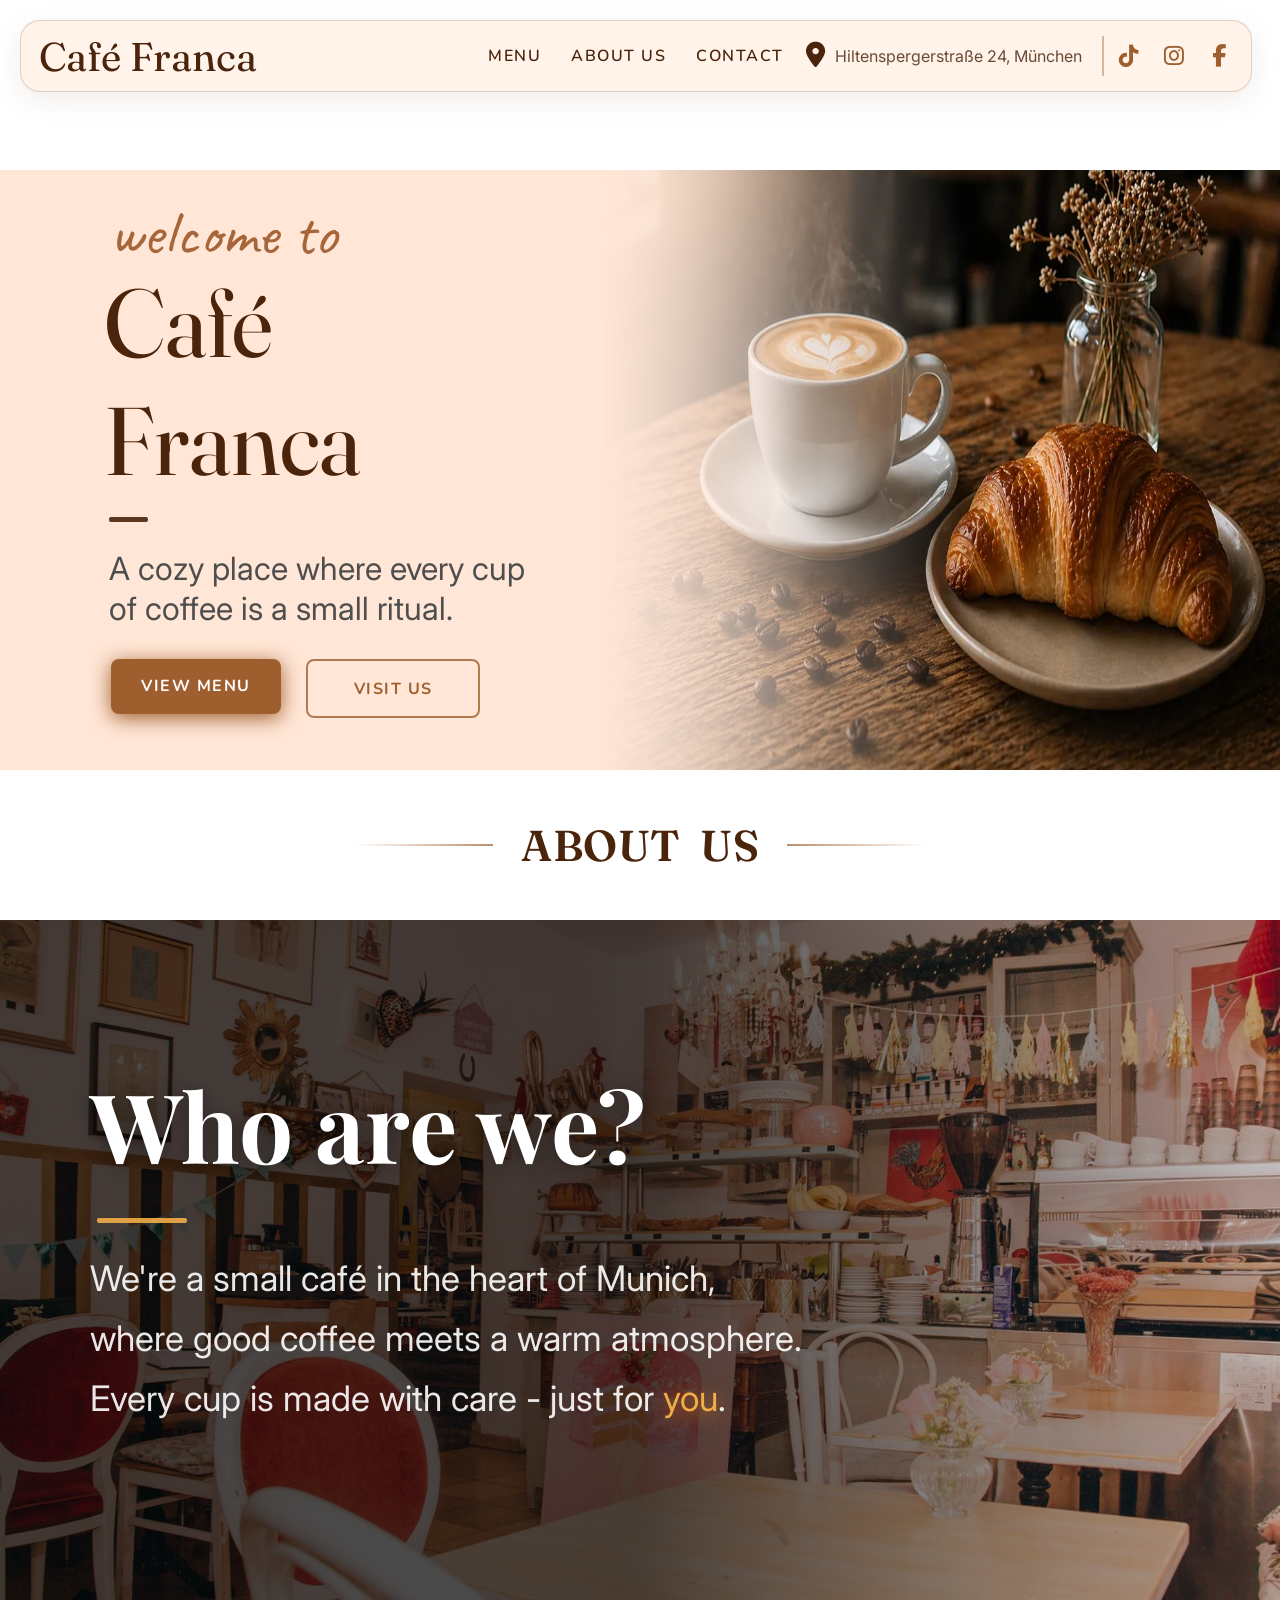
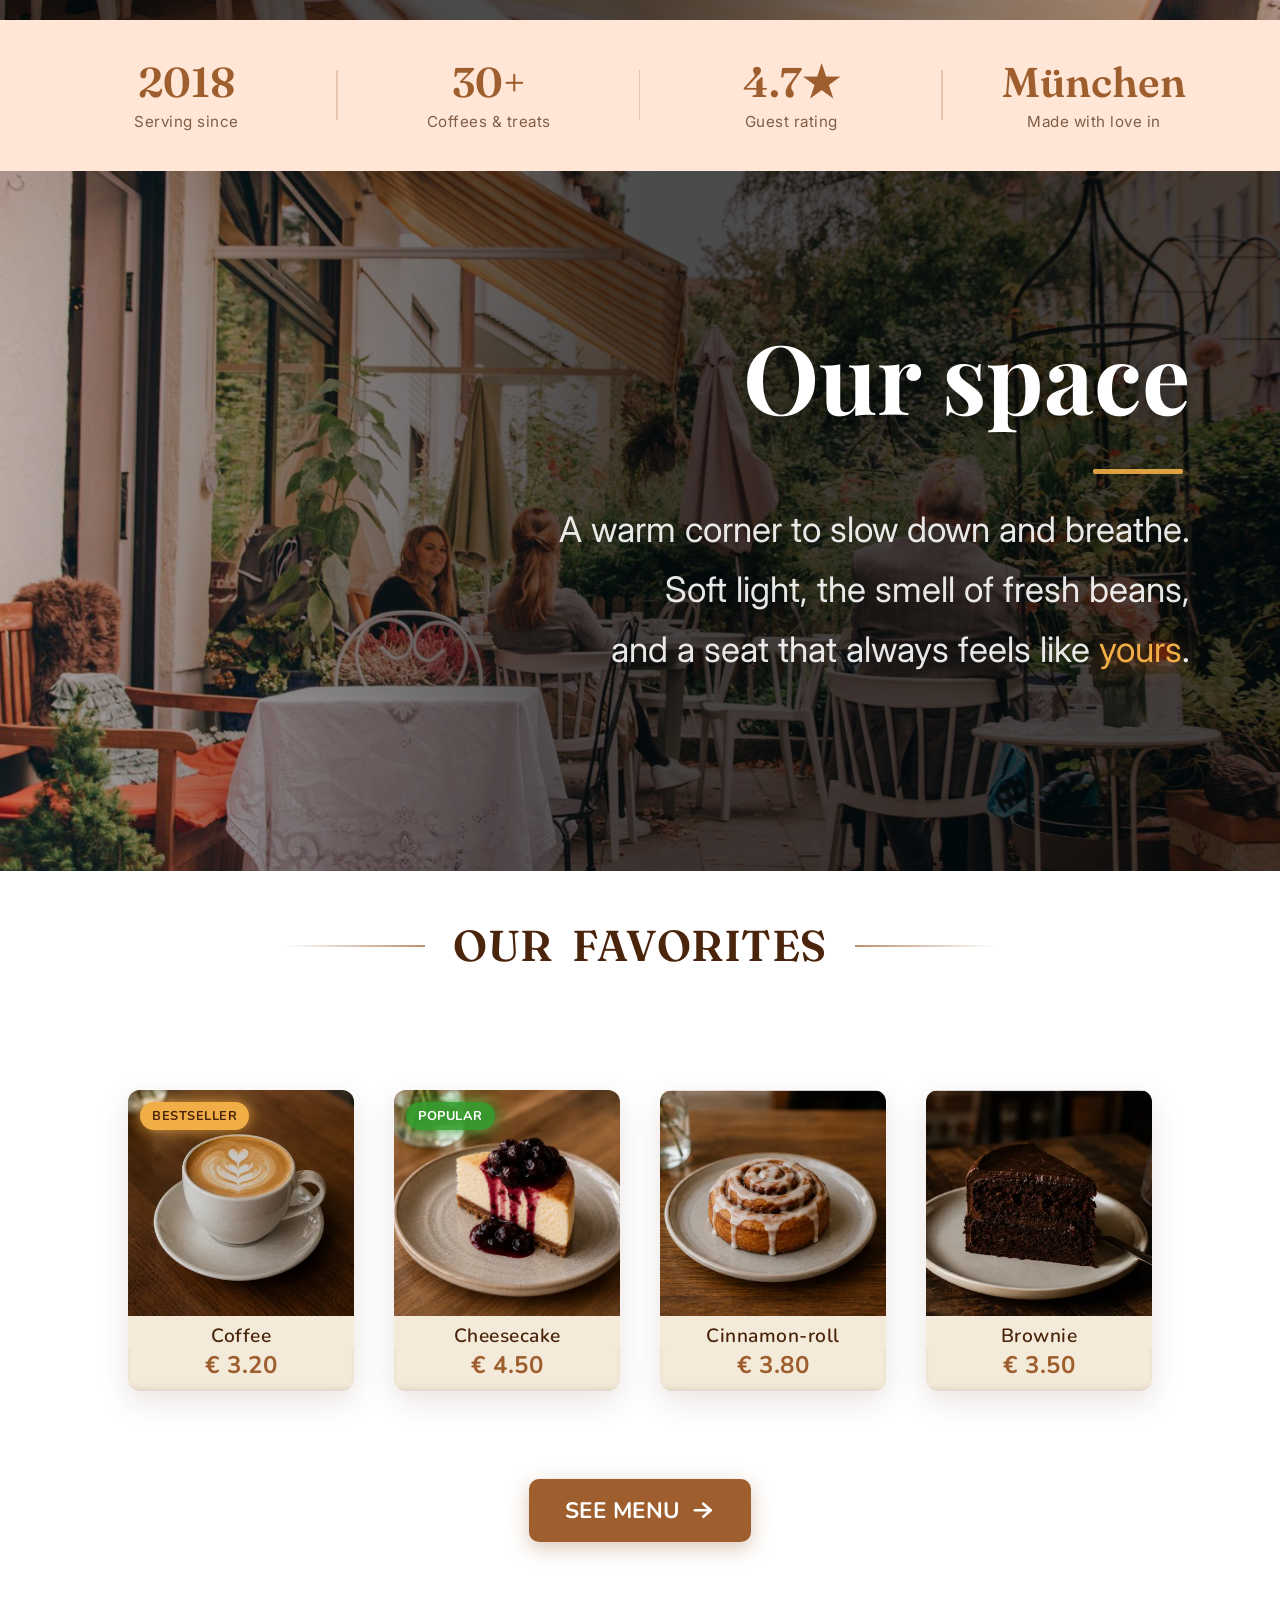
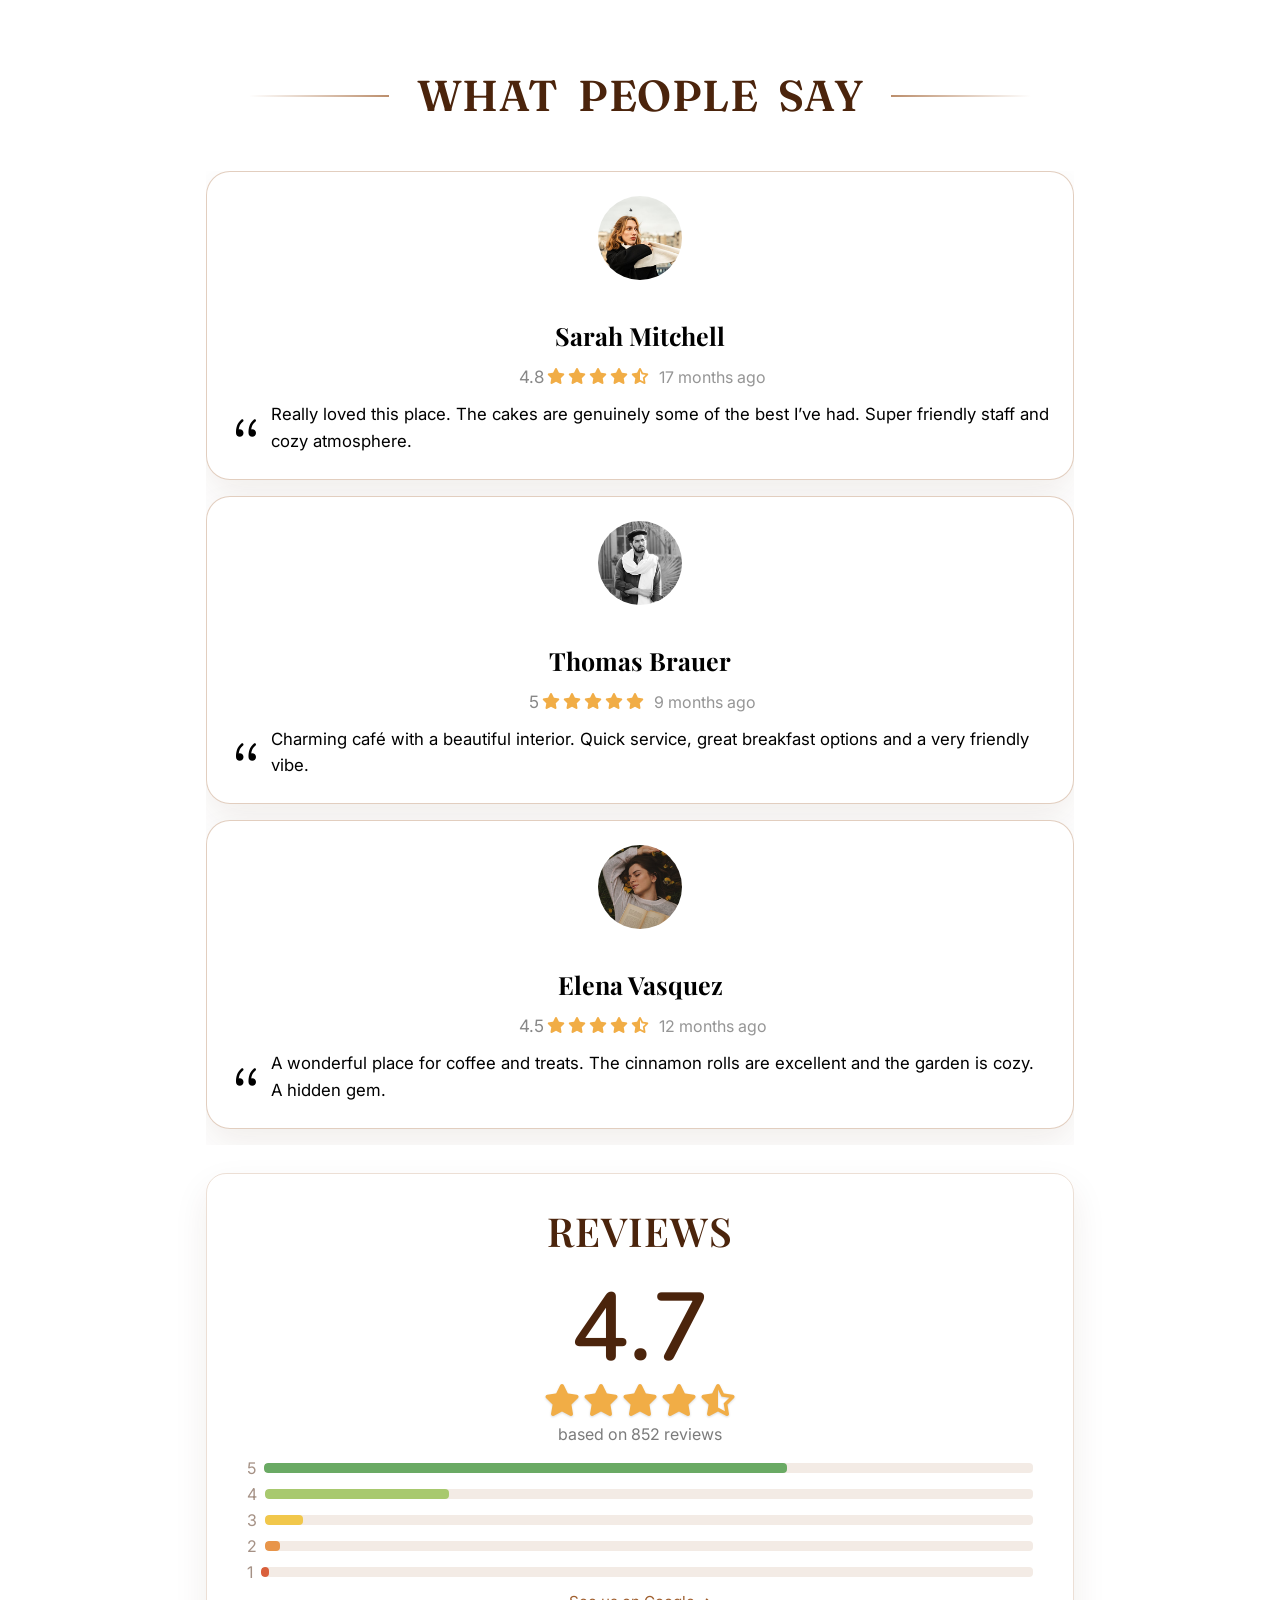
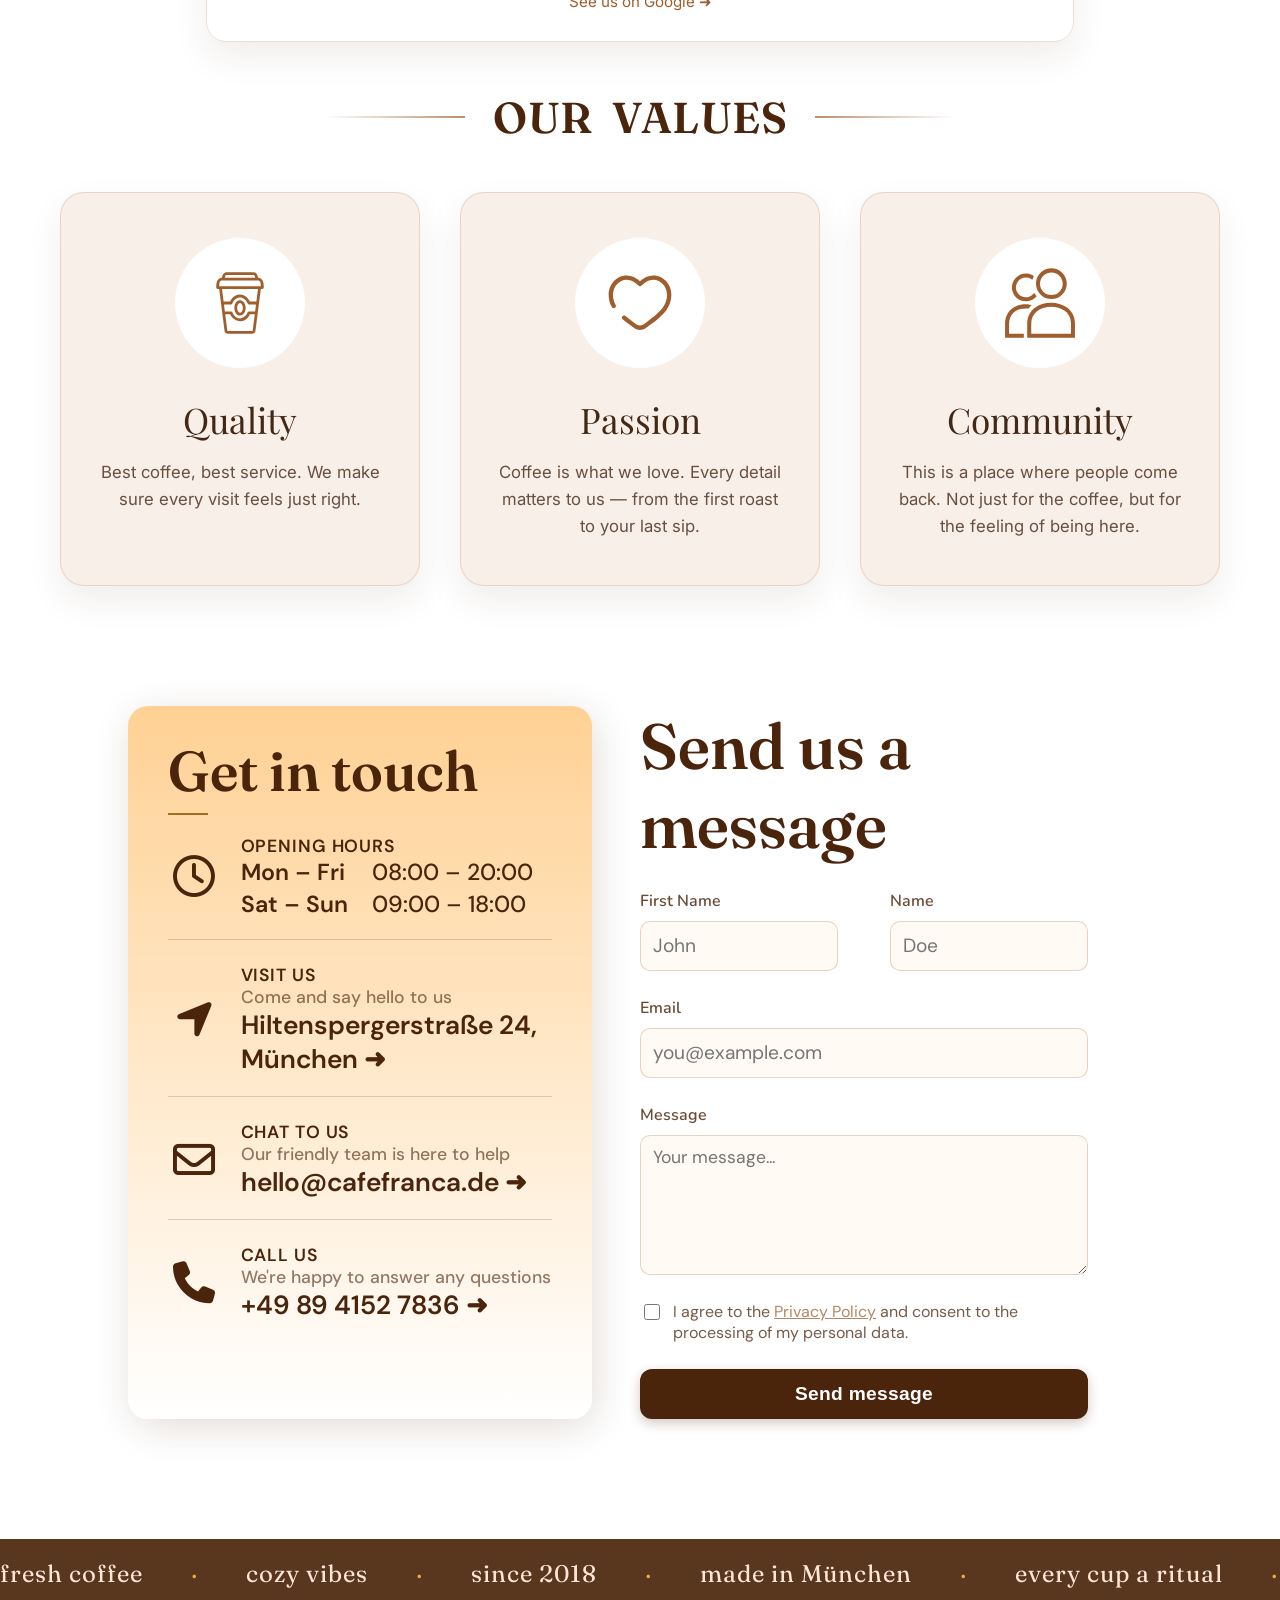
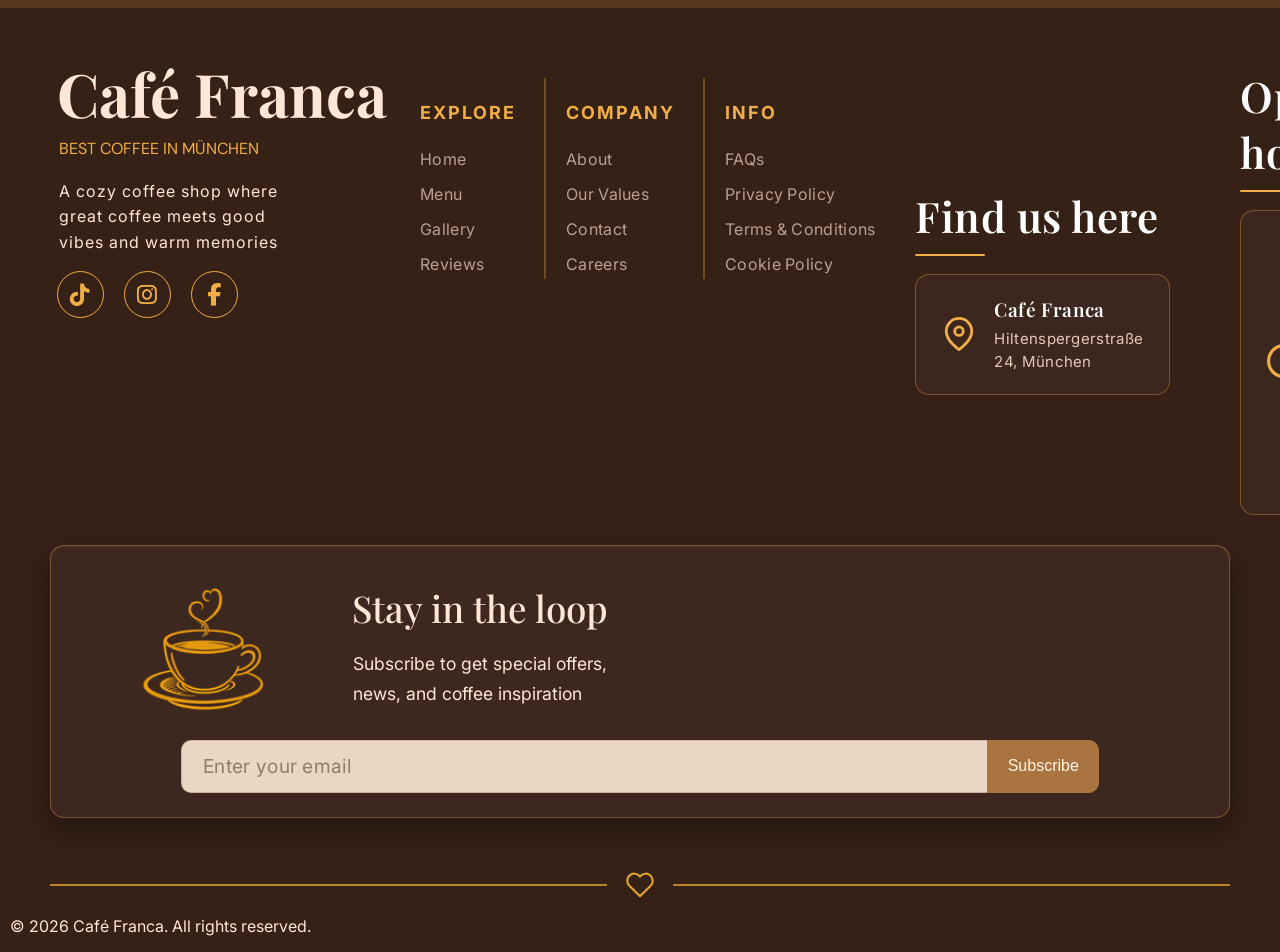
<file: index.html>
<!DOCTYPE html>
<html lang="en">
<head>
    <meta charset="UTF-8">
    <meta name="viewport" content="width=device-width, initial-scale=1.0">
    <title>Document</title>
    <link rel="stylesheet" href="css/style.css"> 
    <link href="https://fonts.googleapis.com/css2?family=Nunito:wght@300;400;500;600;700;800&family=Fraunces:ital,opsz,wght@0,9..144,500;0,9..144,600;1,9..144,500&family=Caveat:wght@500;600;700&family=Inter:wght@400;500;600;700&family=Playfair+Display:wght@400;500;600;700&family=Cormorant+Garamond:wght@400;500;600&family=DM+Sans:wght@400;500;600;700&family=DM+Serif+Display&display=swap" rel="stylesheet">
    <link rel="stylesheet" href="https://cdnjs.cloudflare.com/ajax/libs/font-awesome/6.5.0/css/all.min.css">
</head>
<body>
    <header>
        <a class="cafe-logo" href="#">Café Franca</a>
            <input type="checkbox" id="nav-toggle" class="nav-toggle" aria-hidden="true">
            <label for="nav-toggle" class="burger" aria-label="Open menu">
                <span></span><span></span><span></span>
            </label>
            <nav>
              <a href="#menu">Menu</a>
              <a href="#about">About us</a>
              <a href="#contact">Contact</a>
            </nav>
            <div class="social-media-box">
                <a href="https://www.google.com/maps?q=Café+Franca+Hiltenspergerstraße+24+München" target="_blank" rel="noopener" style="text-decoration: none;color: #4b240c; display: flex; align-items: center;">
                    <i class="fa-solid fa-location-dot"></i>
                    <span class="location-text">Hiltenspergerstraße 24, München</span>
                </a>
                <a href="#" class="social-link" aria-label="TikTok"><i class="fa-brands fa-tiktok"></i></a>
                <a href="#" class="social-link" aria-label="Instagram"><i class="fa-brands fa-instagram"></i></a>
                <a href="#" class="social-link" aria-label="Facebook"><i class="fa-brands fa-facebook-f"></i></a>
            </div>
    </header>
    <div class="wrapper">
        <div id="home" class="info">
            <img class="coffee-with-food" src="images/coffee-with-food.webp" alt="food with coffee">
            <div class="gradient"></div>
            <div class="welcome-wrapper">
                <div class="welcome-window">
                    <p class="welcome-to">welcome to</p>
                    <p class="welcome-name">Café Franca</p>
                    <p class="welcome-description">A cozy place where every cup<br>of coffee is a small ritual.</p>
                   <div class="welcome-btns">
                       <a href="menu.html" class="menu-btn">view menu</a>
                       <a href="#contact" class="about-btn">visit us</a>
                   </div>
                </div>
            </div>
        </div>
        <div id="about" class="theme-text reveal">
            about us
        </div>
        <div class="who-are-we reveal reveal-left">
            <img class="who-image" src="images/cafe-who-are-we.jpg" alt="who are we" loading="lazy" decoding="async">
            <div class="who-overlay"></div>
            <div class="who-wrapper">
                <div class="who-window">
                    <p class="who-question">Who are we?</p>
                    <p class="who-description">We're a small café in the heart of Munich,<br> where good coffee meets a warm atmosphere. <br>Every cup is made with care - just for <span class="word-you">you</span>. </p>
                </div>
            </div>
        </div>
        <div class="about-stats">
            <div class="about-stat reveal">
                <span class="about-stat-num" data-count>2018</span>
                <span class="about-stat-label">Serving since</span>
            </div>
            <div class="about-stat reveal">
                <span class="about-stat-num" data-count>30+</span>
                <span class="about-stat-label">Coffees &amp; treats</span>
            </div>
            <div class="about-stat reveal">
                <span class="about-stat-num" data-count>4.7★</span>
                <span class="about-stat-label">Guest rating</span>
            </div>
            <div class="about-stat reveal">
                <span class="about-stat-num">München</span>
                <span class="about-stat-label">Made with love in</span>
            </div>
        </div>
        <div class="who-are-we who-reverse reveal reveal-right">
            <img class="who-image" src="images/cafe-terrace.jpg" alt="our space" loading="lazy" decoding="async">
            <div class="who-overlay"></div>
            <div class="who-wrapper">
                <div class="who-window">
                    <p class="who-question">Our space</p>
                    <p class="who-description">A warm corner to slow down and breathe.<br> Soft light, the smell of fresh beans,<br> and a seat that always feels like <span class="word-you">yours</span>. </p>
                </div>
            </div>
        </div>
        <div class="our-favorites-wrapper" id="menu">
            <div class="theme-text reveal">our favorites</div>
            <div class="our-favorites-positions">
                <div class="our-favorites-positions-blocks">
                    <div class="fav-item reveal reveal-scale">
                        <div class="fav-photo">
                            <span class="fav-badge fav-badge-best">Bestseller</span>
                            <img class="fav-coffee" src="images/cup-of-coffee.webp" alt="cup of coffee" loading="lazy" decoding="async">
                        </div>
                        <div class="fav-price-name">Coffee</div>
                        <div class="fav-price">€ 3.20</div>
                    </div>
                    <div class="fav-item reveal reveal-scale">
                        <div class="fav-photo">
                            <span class="fav-badge fav-badge-popular">Popular</span>
                            <img class="fav-cheesecake" src="images/cheesecake.webp" alt="cheesecake" loading="lazy" decoding="async">
                        </div>
                        <div class="fav-price-name">Cheesecake</div>
                        <div class="fav-price">€ 4.50</div>
                    </div>
                    <div class="fav-item reveal reveal-scale">
                        <div class="fav-photo">
                            <img src="images/cinnamon-roll.webp" alt="cinnamon roll" loading="lazy" decoding="async">
                        </div>
                        <div class="fav-price-name">Cinnamon-roll</div>
                        <div class="fav-price">€ 3.80</div>
                    </div>
                    <div class="fav-item reveal reveal-scale">
                        <div class="fav-photo">
                            <img src="images/brownie.webp" alt="brownie" loading="lazy" decoding="async">
                        </div>
                        <div class="fav-price-name">Brownie</div>
                        <div class="fav-price">€ 3.50</div>
                    </div>
                    <div class="see-menu-wrapper reveal">
                        <a class="see-menu" href="menu.html">
                            See menu
                            <svg class="see-menu-arrow" viewBox="0 0 24 24" fill="none" stroke="currentColor" stroke-width="2.8" stroke-linecap="round" stroke-linejoin="round">
                                <line x1="2" y1="12" x2="19" y2="12"/>
                                <polyline points="11 5 19 12 11 19"/>
                            </svg>
                        </a>
                    </div>
                </div>
            </div>
        </div>
        <div id="reviews" class="theme-text reveal">what people say</div>
        <div class="review-container reveal">
            <div class="review-buttons">
                <button class="btns-rev" id="btn-up">
                    <i class="fas fa-chevron-up"></i>
                </button>
                <button class="btns-rev" id="btn-down">
                    <i class="fas fa-chevron-down"></i>
                </button>
            </div>
            <div class="review-wrapper">
                <div id="review1" data-review="2025-06-14" class="review-card" data-pos="0">
                  <div class="review-inner">
                    <div class="review-avatar">
                        <img class="avatar" src="images/person1.png" alt="female" loading="lazy" decoding="async">
                    </div>
                    <div class="review-info-wrapper">
                        <div class="review-info" id="review-info1"><p class="reviewer-name">Sarah Mitchell</p>
                            <div class="stars">
                                <span style="font-size: 17px" class="rating-number">4.8</span>
                                <i class="fas fa-star"></i>
                                <i class="fas fa-star"></i>
                                <i class="fas fa-star"></i>
                                <i class="fas fa-star"></i>
                                <i class="fas fa-star-half-stroke"></i>
                                <div class="review-time">
                                    <span id="time1"></span>
                                </div>
                            </div>
                        </div>
                    </div>
                    <div class="review-text1">
                        <svg style="display: flex; flex-shrink: 0; margin-bottom: 50px; margin-right: 10px" width="40px"
                             height="40px" viewBox="0 0 24 24" xmlns="http://www.w3.org/2000/svg">
                            <path fill-rule="evenodd" clip-rule="evenodd"
                                  d="M9.62231 6.78278C10.0546 6.43909 10.1265 5.81001 9.78277 5.3777C9.43908 4.94539 8.81001 4.87354 8.37769 5.21724C4.73471 8.11342 4 11.8784 4 16C4 17.6569 5.34315 19 7 19C8.65685 19 10 17.6569 10 16C10 14.3432 8.65685 13 7 13C6.71233 13 6.43412 13.0405 6.17076 13.1161C6.5162 10.5872 7.45738 8.50391 9.62231 6.78278ZM20 16C20 17.6569 18.6569 19 17 19C15.3431 19 14 17.6569 14 16C14 11.8784 14.7347 8.11342 18.3777 5.21724C18.81 4.87354 19.4391 4.94539 19.7828 5.3777C20.1265 5.81001 20.0546 6.43909 19.6223 6.78278C17.4574 8.50391 16.5162 10.5872 16.1708 13.1161C16.4341 13.0405 16.7123 13 17 13C18.6569 13 20 14.3432 20 16Z"
                                  fill="#000000"/>
                        </svg>
                        Really loved this place. The cakes are genuinely some of the best I’ve had. Super friendly staff and cozy atmosphere.
                    </div>
                  </div>
                </div>
                <div id="review2" data-review="2026-03-05" class="review-card" data-pos="1">
                  <div class="review-inner">
                    <div class="review-avatar">
                        <img class="avatar" src="images/person2.png" alt="male" loading="lazy" decoding="async">
                    </div>
                    <div class="review-info-wrapper">
                        <div class="review-info" id="review-info2">
                            <p class="reviewer-name">Thomas Brauer</p>
                            <div class="stars">
                                <span style="font-size: 17px" class="rating-number">5</span>
                                <i class="fas fa-star"></i>
                                <i class="fas fa-star"></i>
                                <i class="fas fa-star"></i>
                                <i class="fas fa-star"></i>
                                <i class="fas fa-star"></i>
                                <div class="review-time">
                                    <span id="time2"></span>
                                </div>
                            </div>
                        </div>
                    </div>
                    <div class="review-text1">
                        <svg style="display: flex; flex-shrink: 0; margin-bottom: 50px; margin-right: 10px"
                             width="40px" height="40px" viewBox="0 0 24 24" xmlns="http://www.w3.org/2000/svg">
                            <path fill-rule="evenodd" clip-rule="evenodd"
                                  d="M9.62231 6.78278C10.0546 6.43909 10.1265 5.81001 9.78277 5.3777C9.43908 4.94539 8.81001 4.87354 8.37769 5.21724C4.73471 8.11342 4 11.8784 4 16C4 17.6569 5.34315 19 7 19C8.65685 19 10 17.6569 10 16C10 14.3432 8.65685 13 7 13C6.71233 13 6.43412 13.0405 6.17076 13.1161C6.5162 10.5872 7.45738 8.50391 9.62231 6.78278ZM20 16C20 17.6569 18.6569 19 17 19C15.3431 19 14 17.6569 14 16C14 11.8784 14.7347 8.11342 18.3777 5.21724C18.81 4.87354 19.4391 4.94539 19.7828 5.3777C20.1265 5.81001 20.0546 6.43909 19.6223 6.78278C17.4574 8.50391 16.5162 10.5872 16.1708 13.1161C16.4341 13.0405 16.7123 13 17 13C18.6569 13 20 14.3432 20 16Z"
                                  fill="#000000"/>
                        </svg>
                        Charming café with a beautiful interior. Quick service, great breakfast options and a very friendly vibe.
                    </div>
                  </div>
                </div>
                <div id="review3" data-review="2025-11-10" class="review-card" data-pos="2">
                  <div class="review-inner">
                    <div class="review-avatar">
                        <img class="avatar" src="images/person3.png" alt="female" loading="lazy" decoding="async">
                    </div>
                    <div class="review-info-wrapper">
                        <div class="review-info" id="review-info3">
                            <p class="reviewer-name">Elena Vasquez</p>
                            <div class="stars">
                                <span style="font-size: 17px" class="rating-number">4.5</span>
                                <i class="fas fa-star"></i>
                                <i class="fas fa-star"></i>
                                <i class="fas fa-star"></i>
                                <i class="fas fa-star"></i>
                                <i class="fas fa-star-half-stroke"></i>
                                <div class="review-time">
                                    <span id="time3"></span>
                                </div>
                            </div>
                        </div>
                    </div>
                    <div class="review-text1">
                        <svg style="display: flex; flex-shrink: 0; margin-bottom: 50px; margin-right: 10px"
                             width="40px" height="40px" viewBox="0 0 24 24" xmlns="http://www.w3.org/2000/svg">
                            <path fill-rule="evenodd" clip-rule="evenodd"
                                  d="M9.62231 6.78278C10.0546 6.43909 10.1265 5.81001 9.78277 5.3777C9.43908 4.94539 8.81001 4.87354 8.37769 5.21724C4.73471 8.11342 4 11.8784 4 16C4 17.6569 5.34315 19 7 19C8.65685 19 10 17.6569 10 16C10 14.3432 8.65685 13 7 13C6.71233 13 6.43412 13.0405 6.17076 13.1161C6.5162 10.5872 7.45738 8.50391 9.62231 6.78278ZM20 16C20 17.6569 18.6569 19 17 19C15.3431 19 14 17.6569 14 16C14 11.8784 14.7347 8.11342 18.3777 5.21724C18.81 4.87354 19.4391 4.94539 19.7828 5.3777C20.1265 5.81001 20.0546 6.43909 19.6223 6.78278C17.4574 8.50391 16.5162 10.5872 16.1708 13.1161C16.4341 13.0405 16.7123 13 17 13C18.6569 13 20 14.3432 20 16Z"
                                  fill="#000000"/>
                        </svg>
                        A wonderful place for coffee and treats. The cinnamon rolls are excellent and the garden is cozy.<br> A hidden gem.
                    </div>
                  </div>
                </div>
            </div>
            <div class="review-stat-wrapper">
                <div class="review-stat">
                    <div class="review-upper-text">Reviews</div>
                    <div class="review-mid-number">4.7</div>
                    <div class="stars2">
                        <i class="fas fa-star"></i>
                        <i class="fas fa-star"></i>
                        <i class="fas fa-star"></i>
                        <i class="fas fa-star"></i>
                        <i class="fas fa-star-half-stroke"></i>
                    </div>
                    <div class="based-on">based on 852 reviews</div>
                    <div class="rating-bars">
                        <div class="rating-bar-row">
                            <span class="bar-label">5</span>
                            <div class="bar-track"><div class="bar-fill" style="width: 68%"></div></div>
                        </div>
                        <div class="rating-bar-row">
                            <span class="bar-label">4</span>
                            <div class="bar-track"><div class="bar-fill" style="width: 24%"></div></div>
                        </div>
                        <div class="rating-bar-row">
                            <span class="bar-label">3</span>
                            <div class="bar-track"><div class="bar-fill" style="width: 5%"></div></div>
                        </div>
                        <div class="rating-bar-row">
                            <span class="bar-label">2</span>
                            <div class="bar-track"><div class="bar-fill" style="width: 2%"></div></div>
                        </div>
                        <div class="rating-bar-row">
                            <span class="bar-label">1</span>
                            <div class="bar-track"><div class="bar-fill" style="width: 1%"></div></div>
                        </div>
                    </div>
                    <a href="https://www.google.com/maps/place/?q=place_id:YOUR_PLACE_ID"
                    target="_blank" rel="noopener" class="google-reviews-link">See us on Google ➜</a>
                </div>
            </div>
        </div>
        <div id="values" class="theme-text">
            our values
        </div>
        <div class="values-wrapper">
            <div class="value-card">
                <div class="value-icon">
                    <svg fill="#57472f" width="100px" height="100px" viewBox="0 0 50 50" xmlns="http://www.w3.org/2000/svg">
                        <path d="M15.427734 3C14.062745 3 12.859456 3.9323872 12.521484 5.2558594L12.074219 7L12 7C11.133553 7 10.343298 7.2932543 9.7636719 7.7890625C9.1840453 8.2848707 8.8153921 8.9380401 8.5664062 9.625C8.0684347 10.99892 8 12.57785 8 14 A 1.0001 1.0001 0 0 0 9 15L10.119141 15L13.970703 45.017578 A 1.0001 1.0001 0 0 0 13.974609 45.042969C14.160517 46.237774 15.204427 47 16.367188 47L33.630859 47C34.794193 47 35.83786 46.235688 36.023438 45.042969 A 1.0001 1.0001 0 0 0 36.027344 45.017578L39.880859 15L41 15 A 1.0001 1.0001 0 0 0 42 14C42 12.57785 41.931565 10.99892 41.433594 9.625C41.184608 8.9380401 40.815955 8.2848707 40.236328 7.7890625C39.656702 7.2932543 38.866447 7 38 7L37.90625 7L37.474609 5.2734375 A 1.0001 1.0001 0 0 0 37.474609 5.2714844C37.141393 3.9416023 35.934385 3 34.5625 3L15.427734 3 z M 15.427734 5L34.5625 5C35.026615 5 35.42042 5.3076915 35.533203 5.7578125L35.84375 7L14.138672 7L14.458984 5.7519531C14.573013 5.3054253 14.966724 5 15.427734 5 z M 12.912109 8.9960938 A 1.0001 1.0001 0 0 0 13 9L37 9 A 1.0001 1.0001 0 0 0 37.064453 8.9980469 A 1.0001 1.0001 0 0 0 37.125 9L38 9C38.459053 9 38.706095 9.1106518 38.9375 9.3085938C39.168905 9.5065356 39.385047 9.8386001 39.554688 10.306641C39.802098 10.989256 39.830025 12.022136 39.878906 13L11.166016 13 A 1.0001 1.0001 0 0 0 10.955078 12.986328 A 1.0001 1.0001 0 0 0 10.835938 13L10.121094 13C10.169974 12.022136 10.197905 10.989256 10.445312 10.306641C10.614953 9.8386001 10.831095 9.5065355 11.0625 9.3085938C11.293905 9.1106518 11.540947 9 12 9L12.849609 9 A 1.0001 1.0001 0 0 0 12.912109 8.9960938 z M 12.136719 15L37.863281 15L36.708984 24L31.984375 24C30.659565 21.085293 28.095496 19.012008 24.992188 19.003906C24.945978 19.002306 24.902818 19.004791 24.857422 19.007812C21.786193 19.059813 19.278095 21.123031 17.988281 24L13.291016 24L12.136719 15 z M 24.945312 20.998047C24.966323 20.999147 24.947809 21 24.974609 21C27.392834 21 29.474358 22.682557 30.451172 25.34375 A 1.0001 1.0001 0 0 0 31.388672 26L31.490234 26L36.451172 26L35.810547 31L31.527344 31L31.388672 31 A 1.0001 1.0001 0 0 0 30.447266 31.660156C30.227471 32.270178 29.97672 32.828834 29.671875 33.296875C28.538498 35.034193 26.884731 35.976012 25.087891 35.998047L25.021484 35.998047C23.246013 35.998047 21.592289 35.09639 20.431641 33.398438 A 1.0001 1.0001 0 0 0 20.431641 33.396484C20.091871 32.900328 19.8123 32.306572 19.574219 31.65625 A 1.0001 1.0001 0 0 0 18.634766 31L18.521484 31L14.189453 31L13.548828 26L18.484375 26L18.589844 26 A 1.0001 1.0001 0 0 0 19.529297 25.339844C20.477663 22.708373 22.511851 21.026828 24.917969 21 A 1.0001 1.0001 0 0 0 24.945312 20.998047 z M 24.939453 23C23.705063 23.01347 22.665152 23.777929 22.001953 24.794922C21.338753 25.811913 20.978618 27.119966 20.994141 28.542969C21.009661 29.965972 21.398756 31.267249 22.083984 32.269531C22.769211 33.271814 23.826157 34.013466 25.060547 34C26.294937 33.98654 27.334848 33.22207 27.998047 32.205078C28.661247 31.188086 29.021382 29.880035 29.005859 28.457031C28.990339 27.034028 28.601244 25.732752 27.916016 24.730469C27.230789 23.728186 26.173843 22.986534 24.939453 23 z M 24.960938 25C25.386064 24.9954 25.843602 25.244939 26.263672 25.859375C26.683742 26.473812 26.994273 27.416385 27.005859 28.478516C27.017449 29.540646 26.728831 30.489827 26.322266 31.113281C25.915699 31.736734 25.464189 31.995363 25.039062 32C24.613936 32.0046 24.156399 31.755062 23.736328 31.140625C23.316259 30.526189 23.005727 29.583615 22.994141 28.521484C22.982551 27.459353 23.271169 26.510173 23.677734 25.886719C24.084301 25.263265 24.535811 25.004637 24.960938 25 z M 14.445312 33L18.021484 33C18.24578 33.51991 18.454188 34.047503 18.78125 34.525391C20.264602 36.695438 22.552956 37.998047 25.021484 37.998047L25.091797 37.998047 A 1.0001 1.0001 0 0 0 25.101562 37.998047C27.60154 37.971307 29.89481 36.614655 31.345703 34.390625 A 1.0001 1.0001 0 0 0 31.347656 34.390625C31.635588 33.948746 31.81459 33.471059 32.013672 33L35.554688 33L34.048828 44.736328C34.042405 44.777609 33.827526 45 33.630859 45L16.367188 45C16.173946 45 15.95727 44.775524 15.951172 44.736328L14.445312 33 z"/>
                    </svg>
                </div>
                <p class="value-title">Quality</p>
                <p class="value-desc">Best coffee, best service. We make sure every visit feels just right.</p>
            </div>
            <div class="value-card">
                <div class="value-icon">
                    <svg width="100px" height="110px" viewBox="0 0 24 24" fill="#57472f" xmlns="http://www.w3.org/2000/svg">
                        <path d="M8.96173 18.9109L9.42605 18.3219L8.96173 18.9109ZM12 5.50063L11.4596 6.02073C11.601 6.16763 11.7961 6.25063 12 6.25063C12.2039 6.25063 12.399 6.16763 12.5404 6.02073L12 5.50063ZM15.0383 18.9109L15.5026 19.4999L15.0383 18.9109ZM7.00061 16.4209C6.68078 16.1577 6.20813 16.2036 5.94491 16.5234C5.68169 16.8432 5.72758 17.3159 6.04741 17.5791L7.00061 16.4209ZM2.34199 13.4115C2.54074 13.7749 2.99647 13.9084 3.35988 13.7096C3.7233 13.5108 3.85677 13.0551 3.65801 12.6917L2.34199 13.4115ZM2.75 9.1371C2.75 6.98623 3.96537 5.18252 5.62436 4.42419C7.23607 3.68748 9.40166 3.88258 11.4596 6.02073L12.5404 4.98053C10.0985 2.44352 7.26409 2.02539 5.00076 3.05996C2.78471 4.07292 1.25 6.42503 1.25 9.1371H2.75ZM8.49742 19.4999C9.00965 19.9037 9.55954 20.3343 10.1168 20.6599C10.6739 20.9854 11.3096 21.25 12 21.25V19.75C11.6904 19.75 11.3261 19.6293 10.8736 19.3648C10.4213 19.1005 9.95208 18.7366 9.42605 18.3219L8.49742 19.4999ZM15.5026 19.4999C16.9292 18.3752 18.7528 17.0866 20.1833 15.4758C21.6395 13.8361 22.75 11.8026 22.75 9.1371H21.25C21.25 11.3345 20.3508 13.0282 19.0617 14.4798C17.7469 15.9603 16.0896 17.1271 14.574 18.3219L15.5026 19.4999ZM22.75 9.1371C22.75 6.42503 21.2153 4.07292 18.9992 3.05996C16.7359 2.02539 13.9015 2.44352 11.4596 4.98053L12.5404 6.02073C14.5983 3.88258 16.7639 3.68748 18.3756 4.42419C20.0346 5.18252 21.25 6.98623 21.25 9.1371H22.75ZM14.574 18.3219C14.0479 18.7366 13.5787 19.1005 13.1264 19.3648C12.6739 19.6293 12.3096 19.75 12 19.75V21.25C12.6904 21.25 13.3261 20.9854 13.8832 20.6599C14.4405 20.3343 14.9903 19.9037 15.5026 19.4999L14.574 18.3219ZM9.42605 18.3219C8.63014 17.6945 7.82129 17.0963 7.00061 16.4209L6.04741 17.5791C6.87768 18.2624 7.75472 18.9144 8.49742 19.4999L9.42605 18.3219ZM3.65801 12.6917C3.0968 11.6656 2.75 10.5033 2.75 9.1371H1.25C1.25 10.7746 1.66995 12.1827 2.34199 13.4115L3.65801 12.6917Z"/>
                    </svg>
                </div>
                <p class="value-title">Passion</p>
                <p class="value-desc">Coffee is what we love. Every detail matters to us — from the first roast to your last sip.</p>
            </div>
            <div class="value-card">
                <div class="value-icon">
                    <svg xmlns="http://www.w3.org/2000/svg" width="85px" height="85px" viewBox="0 0 400 400.00001" fill="#57472f">
                        <g transform="matrix(15.338502,0,0,15.338502,-10216.591,-9424.9414)" fill="#57472f">
                            <path d="m 683.35352,627.41602 c -2.41792,-3e-5 -4.64949,0.66338 -6.30664,1.99218 -1.65716,1.3288 -2.69926,3.34729 -2.69922,5.82618 l 0,0.002 0,0.002 c 2.4e-4,0.0369 0.004,2.22266 0.004,2.22266 l -0.004,2.97265 17.7755,0 0.0149,-2.97265 c 0,0 0.003,-1.07407 0.004,-1.48633 10e-4,-0.41226 0.005,-0.75492 0.004,-0.72461 l 0,-0.008 0,-0.008 c 0,-2.7272 -1.25565,-4.76115 -2.97656,-6.01954 -1.72091,-1.25838 -3.87127,-1.79881 -5.81445,-1.79882 z m 0,1.5 c 1.65762,10e-6 3.52904,0.48699 4.92773,1.50976 1.39869,1.02277 2.36328,2.52427 2.36328,4.8086 -0.002,0.10825 -0.003,0.33036 -0.004,0.73437 -10e-4,0.4126 -0.002,0.95111 -0.004,1.48828 -0.002,0.53434 -0.005,1.0662 -0.008,1.47656 l -14.77149,0 c -0.002,-0.41034 -0.005,-0.94292 -0.006,-1.47656 -0.003,-1.07151 -0.003,-2.1053 -0.004,-2.22265 -4e-5,-2.07282 0.80564,-3.58893 2.13672,-4.65626 1.33107,-1.06732 3.22715,-1.66213 5.36914,-1.6621 z"/>
                            <path d="m 683.35352,614.59375 c -3.15838,0 -5.73438,2.57163 -5.73438,5.72656 0,3.15493 2.576,5.72852 5.73438,5.72852 3.15837,0 5.73632,-2.57359 5.73632,-5.72852 0,-3.15493 -2.57795,-5.72656 -5.73632,-5.72656 z m 0,1.5 c 2.34915,0 4.23632,1.88374 4.23632,4.22656 0,2.34283 -1.88717,4.22852 -4.23632,4.22852 -2.34916,0 -4.23438,-1.88569 -4.23438,-4.22852 0,-2.34282 1.88522,-4.22656 4.23438,-4.22656 z"/>
                            <path d="m 673.94727,628.01172 c -2.25371,-7e-5 -4.22271,0.62591 -5.63477,1.88867 -1.41206,1.26276 -2.21318,3.14646 -2.21289,5.42969 l 0,0.002 0,0.002 c 2e-4,0.0398 0.004,2.17383 0.004,2.17383 l 0.0151,2.92578 6.13949,0 0.83195,0 0,-1.5 -0.83195,0 -4.65039,0 c -0.002,-0.39977 -0.003,-0.91109 -0.004,-1.42773 -0.002,-1.05307 -0.003,-2.08047 -0.004,-2.17969 7.1e-4,-1.94179 0.63463,-3.34239 1.71289,-4.30664 1.07829,-0.96428 2.65593,-1.50709 4.63086,-1.50781 0.22317,0.002 0.88465,0.0668 0.88465,0.0668 0,0 0.76341,-0.91136 1.10949,-1.35201 l -0.74023,-0.11523 c -0.41195,-0.0641 -0.829,-0.0972 -1.2461,-0.0996 l -0.002,0 -0.002,0 z"/>
                            <path d="m 673.87221,616.52862 c -2.84899,-0.02 -5.19347,2.28542 -5.21258,5.13086 -0.0194,2.84543 2.29365,5.18236 5.14265,5.20094 1.23249,0.007 2.42149,-0.42628 3.35789,-1.21168 0.11378,-0.0953 0.22272,-0.1953 0.32821,-0.30051 l 0.3809,-0.38274 -0.9092,-1.20877 -0.40214,0.41692 c -0.0737,0.0764 -0.2804,0.25865 -0.36072,0.32598 -0.66495,0.55773 -1.51097,0.86609 -2.38674,0.86083 -2.03996,-0.0133 -3.66475,-1.65797 -3.65089,-3.69082 0.0137,-2.03286 1.66056,-3.65537 3.70051,-3.64106 0.62194,0.004 1.2341,0.16514 1.77616,0.46907 l 0.65378,0.36772 c 0,0 0.46896,-1.22541 0.53496,-1.41477 l -0.45526,-0.26051 c -0.76307,-0.42787 -1.62247,-0.65518 -2.49753,-0.66146 z"/>
                        </g>
                    </svg>
                </div>
                <p class="value-title">Community</p>
                <p class="value-desc">This is a place where people come back. Not just for the coffee, but for the feeling of being here.</p>
            </div>
        </div>
        <div id="contact" class="contact-wrapper">
            <div class="contact-info reveal reveal-left">
                <h2 class="contact-text contact-title">Get in touch</h2>

                <div class="info-group">
                    <div class="info-group1">
                        <i class="fa-regular fa-clock fa-fw"></i>
                    </div>
                    <div class="info-group2">
                        <p class="contact-text contact-head">Opening hours</p>
                        <div class="contact-hours">
                            <span>Mon – Fri</span><span>08:00 – 20:00</span>
                            <span>Sat – Sun</span><span>09:00 – 18:00</span>
                        </div>
                    </div>
                </div>

                <div class="info-group">
                    <div class="info-group1">
                        <i class="fa-solid fa-location-arrow fa-fw"></i>
                    </div>
                    <div class="info-group2">
                        <p class="contact-text contact-head">Visit us</p>
                        <p class="contact-text contact-2">Come and say hello to us</p>
                        <a href="https://www.google.com/maps?q=Café+Franca+Hiltenspergerstraße+24+München"
                           target="_blank" rel="noopener" class="contact-text contact-link contact-adress">Hiltenspergerstraße 24, München ➜</a>
                    </div>
                </div>

                <div class="info-group">
                    <div class="info-group1">
                        <i class="fa-regular fa-envelope fa-fw"></i>
                    </div>
                    <div class="info-group2">
                        <p class="contact-text contact-head">Chat to us</p>
                        <p class="contact-text contact-2">Our friendly team is here to help</p>
                        <a href="https://mail.google.com/mail/?view=cm&to=hello@cafefranca.de" target="_blank" rel="noopener"
                           class="contact-text contact-link contact-email">hello@cafefranca.de ➜</a>
                    </div>
                </div>

                <div class="info-group">
                    <div class="info-group1">
                        <i class="fa-solid fa-phone fa-fw"></i>
                    </div>
                    <div class="info-group2">
                        <p class="contact-text contact-head">Call us</p>
                        <p class="contact-text contact-2">We're happy to answer any questions</p>
                        <a href="tel:+498941527836" class="contact-text contact-link contact-phone">+49 89 4152 7836 ➜</a>
                    </div>
                </div>

            </div>
            <div class="contact-form reveal reveal-right">
                <p class="Send-us">Send us a message</p>
                <div class="input-wrapper">
                    <div class="field-name">
                        <label class="my-label" for="first">First Name</label>
                        <input id="first" type="text" class="my-input" placeholder="John">
                    </div>
                    <div class="field-name">
                        <label class="my-label" for="first">Name</label>
                        <input id="second" type="text" class="my-input" placeholder="Doe">
                    </div>
                </div>
                <div class="field-name">
                    <label class="my-label" for="first">Email</label>
                    <input id="third" type="text" class="my-input" placeholder="you@example.com ">
                </div>
                <div class="field-name">
                    <label class="my-label" for="first">Message</label>
                    <textarea id="forth" class="my-input forth" placeholder="Your message..."></textarea>
                </div>
                <div class="consent-wrapper">
                    <input type="checkbox" id="consent" class="consent-checkbox">
                    <label for="consent" class="consent-label">
                        I agree to the <a href="privacy.html" class="consent-link">Privacy Policy</a> and consent to the processing of my personal data.
                    </label>
                </div>
                <div class="consent-button-wrapper">
                    <button class="consent-button">Send message</button>
                </div>
            </div>
        </div>
        <div class="marquee">
            <div class="marquee-track">
                <span>fresh coffee <i class="marquee-dot">·</i> cozy vibes <i class="marquee-dot">·</i> since 2018 <i class="marquee-dot">·</i> made in München <i class="marquee-dot">·</i> every cup a ritual <i class="marquee-dot">·</i> handcrafted daily <i class="marquee-dot">·</i> warm welcome <i class="marquee-dot">·</i> freshly roasted <i class="marquee-dot">·</i> homemade treats <i class="marquee-dot">·</i> </span>
                <span aria-hidden="true">fresh coffee <i class="marquee-dot">·</i> cozy vibes <i class="marquee-dot">·</i> since 2018 <i class="marquee-dot">·</i> made in München <i class="marquee-dot">·</i> every cup a ritual <i class="marquee-dot">·</i> handcrafted daily <i class="marquee-dot">·</i> warm welcome <i class="marquee-dot">·</i> freshly roasted <i class="marquee-dot">·</i> homemade treats <i class="marquee-dot">·</i> </span>
            </div>
        </div>
        <footer class="footer">
            <div class="footer-row">
                <div class="footer-col">
                    <div class="footer-brand">
                        <h2>Café Franca</h2>
                        <p class="footer-brand-p1">Best coffee in München</p>
                        <div class="footer-brand-p2">
                            <p>A cozy coffee shop where<br>great coffee meets good<br>vibes and warm memories</p>
                        </div>
                        <div class="footer-social">
                            <a href="#" class="social-link-footer" aria-label="TikTok"><i class="fa-brands fa-tiktok"></i></a>
                            <a href="#" class="social-link-footer" aria-label="Instagram"><i class="fa-brands fa-instagram"></i></a>
                            <a href="#" class="social-link-footer" aria-label="Facebook"><i class="fa-brands fa-facebook-f"></i></a>
                        </div>
                    </div>
                </div>
                <div class="foot-nav-wrapper">
                        <div class="foot-nav">
                            <h4>Explore</h4>
                            <a href="#home">Home</a>
                            <a href="#menu">Menu</a>
                            <a href="#gallery">Gallery</a>
                            <a href="#reviews">Reviews</a>
                        </div>
                        <div class="foot-nav">
                            <h4>Company</h4>
                            <a href="#about">About</a>
                            <a href="#values">Our Values</a>
                            <a href="#contact">Contact</a>
                            <a href="#contact">Careers</a>
                        </div>
                        <div class="foot-nav">
                            <h4>Info</h4>
                            <a href="#faqs">FAQs</a>
                            <a href="privacy.html">Privacy Policy</a>
                            <a href="terms.html">Terms & Conditions</a>
                            <a href="cookies.html">Cookie Policy</a>
                        </div>

                </div>

                <div class="right-wrapper">
                    <div class="right-top">
                    <div class="foot-discri-wrapper">
                        <div class="foot-discri">
                            <h4>Find us here</h4>
                            <a class="foot-location"
                               href="https://www.google.com/maps/place/Caf%C3%A9+Franca+%2F+M%C3%BCnchen"
                               target="_blank" rel="noopener">
                                <svg class="foot-location-icon" viewBox="0 0 24 24" fill="none" stroke="currentColor"
                                     stroke-width="2" stroke-linecap="round" stroke-linejoin="round">
                                    <path d="M21 10c0 7-9 13-9 13s-9-6-9-13a9 9 0 0 1 18 0z"/>
                                    <circle cx="12" cy="10" r="3"/>
                                </svg>
                                <span class="foot-location-text">
                                <strong>Café Franca</strong>
                                Hiltenspergerstraße 24, München
                            </span>
                            </a>
                        </div>
                    </div>
                    <div class="foot-discri-wrapper2">
                        <div class="foot-discri">
                            <h4>Opening hours</h4>
                            <span class="foot-location-text">
                                <a class="foot-location2" target="_blank" rel="noopener">
                                    <i class="fa-regular fa-clock fa-fw foot-clock-icon"></i>
                                    <div class="foot-hours">
                                        <p>Mon – Fri 08:00 – 20:00</p>
                                        <p>Sat – Sun 09:00 – 18:00</p>
                                    </div>
                                </a>
                            </span>
                        </div>
                    </div>
                    </div>
                </div>
            </div>
            <div class="email-send">
                <img class="loop-icon" src="images/coffee-333.png" alt="" loading="lazy" decoding="async">
                <div class="email-send-text">
                    <h4>Stay in the loop</h4>
                    <p>Subscribe to get special offers,<br>news, and coffee inspiration</p>
                </div>
                <div class="email-form">
                    <input type="text" class="email-input" placeholder="Enter your email">
                    <button class="email-btn" aria-label="Subscribe">Subscribe</button>
                </div>
            </div>
            <span class="footer-heart-wrap">
                <svg xmlns="http://www.w3.org/2000/svg" width="34" height="34" viewBox="0 0 24 24" fill="none" stroke="currentColor" stroke-width="1.5" stroke-linecap="round" stroke-linejoin="round" class="footer-heart"><path stroke="none" d="M0 0h24v24H0z" fill="none" /><path d="M19.5 12.572l-7.5 7.428l-7.5 -7.428a5 5 0 1 1 7.5 -6.566a5 5 0 1 1 7.5 6.572" /></svg>
            </span>
            <p class="copyright">© 2026 Café Franca. All rights reserved.</p>
        </footer>
    </div>
    <script src="js/script.js"></script>
    <script src="js/reveal.js"></script>
</body>
</html>
</file>
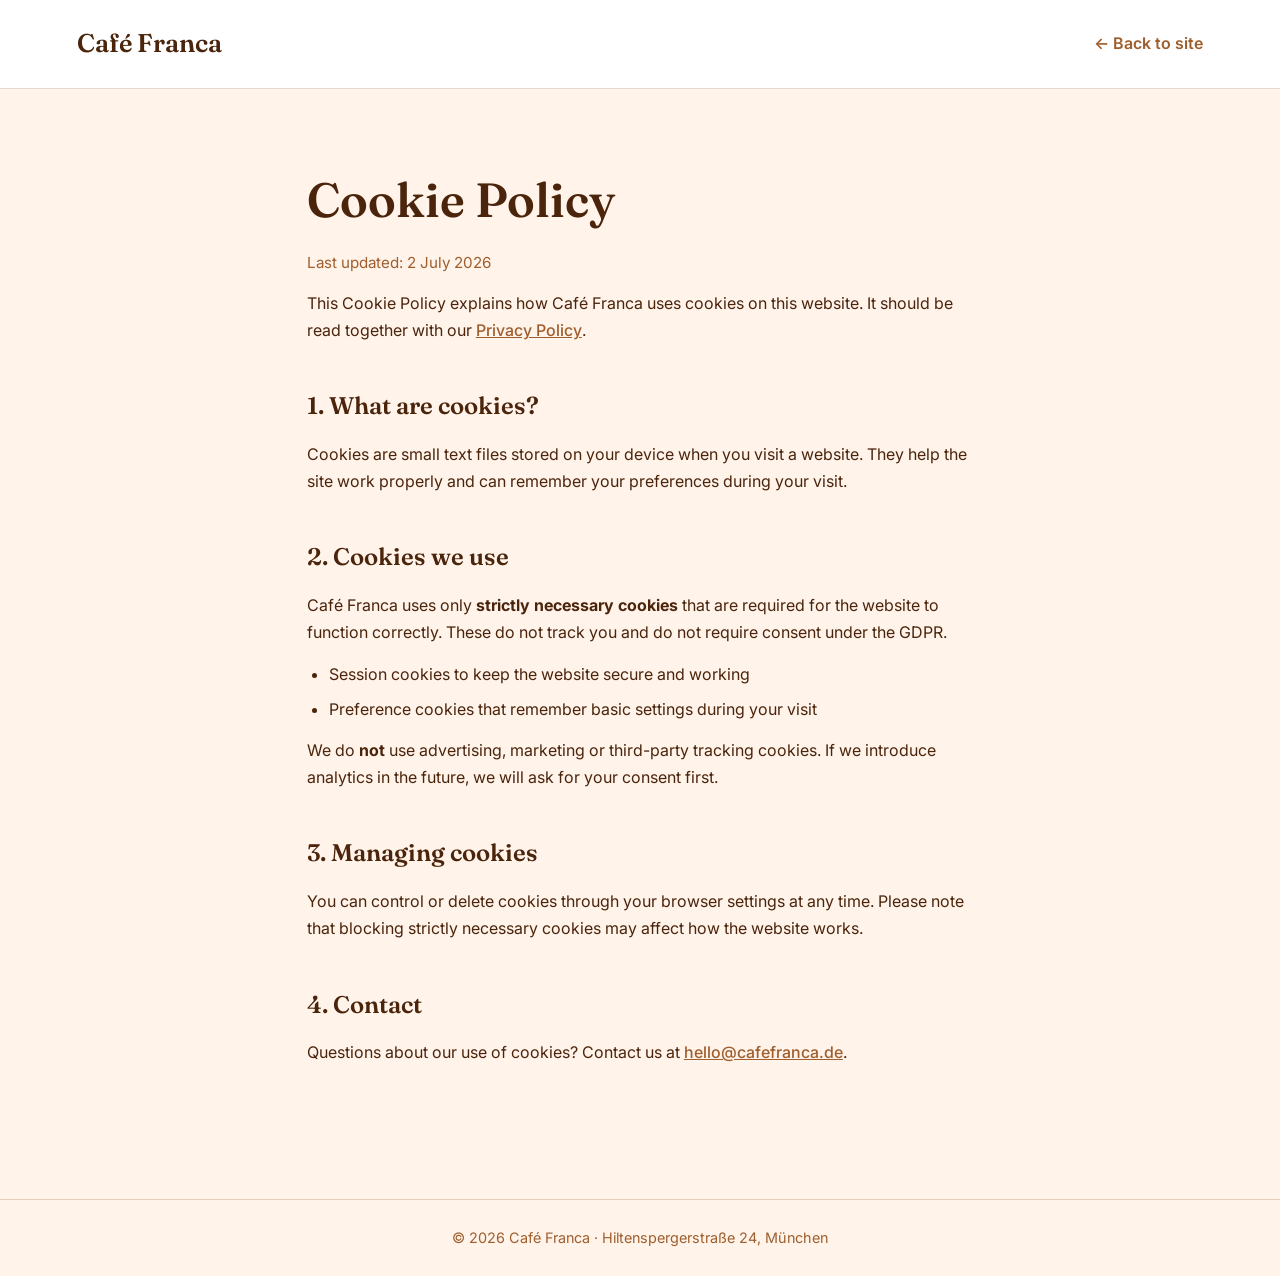
<file: cookies.html>
<!DOCTYPE html>
<html lang="en">
<head>
    <meta charset="UTF-8">
    <meta name="viewport" content="width=device-width, initial-scale=1.0">
    <title>Cookie Policy — Café Franca</title>
    <link href="https://fonts.googleapis.com/css2?family=Fraunces:ital,opsz,wght@0,9..144,500;0,9..144,600&family=Inter:wght@400;500;600;700&display=swap" rel="stylesheet">
    <style>
        * { margin: 0; padding: 0; box-sizing: border-box; }
        html { scroll-behavior: smooth; }
        body {
            background: rgb(255 243 234);
            color: #4b240c;
            font-family: "Inter", sans-serif;
            line-height: 1.7;
            -webkit-font-smoothing: antialiased;
        }
        .privacy-header {
            align-items: center;
            background: #fff;
            border-bottom: 1.5px solid rgba(159, 94, 45, 0.25);
            display: flex;
            justify-content: space-between;
            padding: 22px 6vw;
            position: sticky;
            top: 0;
            z-index: 10;
        }
        .cafe-logo {
            color: #4b240c;
            font-family: "Fraunces", serif;
            font-size: 1.6rem;
            font-weight: 600;
            text-decoration: none;
        }
        .back-link { color: #9f5e2d; font-weight: 600; text-decoration: none; transition: color 0.3s; }
        .back-link:hover { color: #4b240c; }
        .privacy-main { margin: 0 auto; max-width: 820px; padding: 70px 6vw 90px; }
        .privacy-main h1 {
            font-family: "Fraunces", serif;
            font-size: clamp(2.2rem, 5vw, 3rem);
            font-weight: 600;
            margin-bottom: 10px;
        }
        .updated { color: #9f5e2d; font-size: 0.95rem; margin-bottom: 50px; }
        .privacy-main section { margin-bottom: 42px; }
        .privacy-main h2 { font-family: "Fraunces", serif; font-size: 1.5rem; font-weight: 600; margin-bottom: 14px; }
        .privacy-main p { margin-bottom: 14px; }
        .privacy-main ul { margin: 0 0 14px 22px; }
        .privacy-main li { margin-bottom: 8px; }
        .privacy-main a { color: #9f5e2d; font-weight: 500; }
        .privacy-footer {
            border-top: 1.5px solid rgba(159, 94, 45, 0.25);
            color: #9f5e2d;
            font-size: 0.9rem;
            padding: 26px 6vw;
            text-align: center;
        }
    </style>
</head>
<body>
    <header class="privacy-header">
        <a class="cafe-logo" href="index.html">Café Franca</a>
        <a class="back-link" href="index.html">← Back to site</a>
    </header>

    <main class="privacy-main">
        <h1>Cookie Policy</h1>
        <p class="updated">Last updated: 2 July 2026</p>

        <section>
            <p>This Cookie Policy explains how Café Franca uses cookies on this website. It should be
               read together with our <a href="privacy.html">Privacy Policy</a>.</p>
        </section>

        <section>
            <h2>1. What are cookies?</h2>
            <p>Cookies are small text files stored on your device when you visit a website. They help
               the site work properly and can remember your preferences during your visit.</p>
        </section>

        <section>
            <h2>2. Cookies we use</h2>
            <p>Café Franca uses only <strong>strictly necessary cookies</strong> that are required for
               the website to function correctly. These do not track you and do not require consent
               under the GDPR.</p>
            <ul>
                <li>Session cookies to keep the website secure and working</li>
                <li>Preference cookies that remember basic settings during your visit</li>
            </ul>
            <p>We do <strong>not</strong> use advertising, marketing or third-party tracking cookies.
               If we introduce analytics in the future, we will ask for your consent first.</p>
        </section>

        <section>
            <h2>3. Managing cookies</h2>
            <p>You can control or delete cookies through your browser settings at any time. Please
               note that blocking strictly necessary cookies may affect how the website works.</p>
        </section>

        <section>
            <h2>4. Contact</h2>
            <p>Questions about our use of cookies? Contact us at
               <a href="mailto:hello@cafefranca.de">hello@cafefranca.de</a>.</p>
        </section>
    </main>

    <footer class="privacy-footer">
        © 2026 Café Franca · Hiltenspergerstraße 24, München
    </footer>
</body>
</html>
</file>
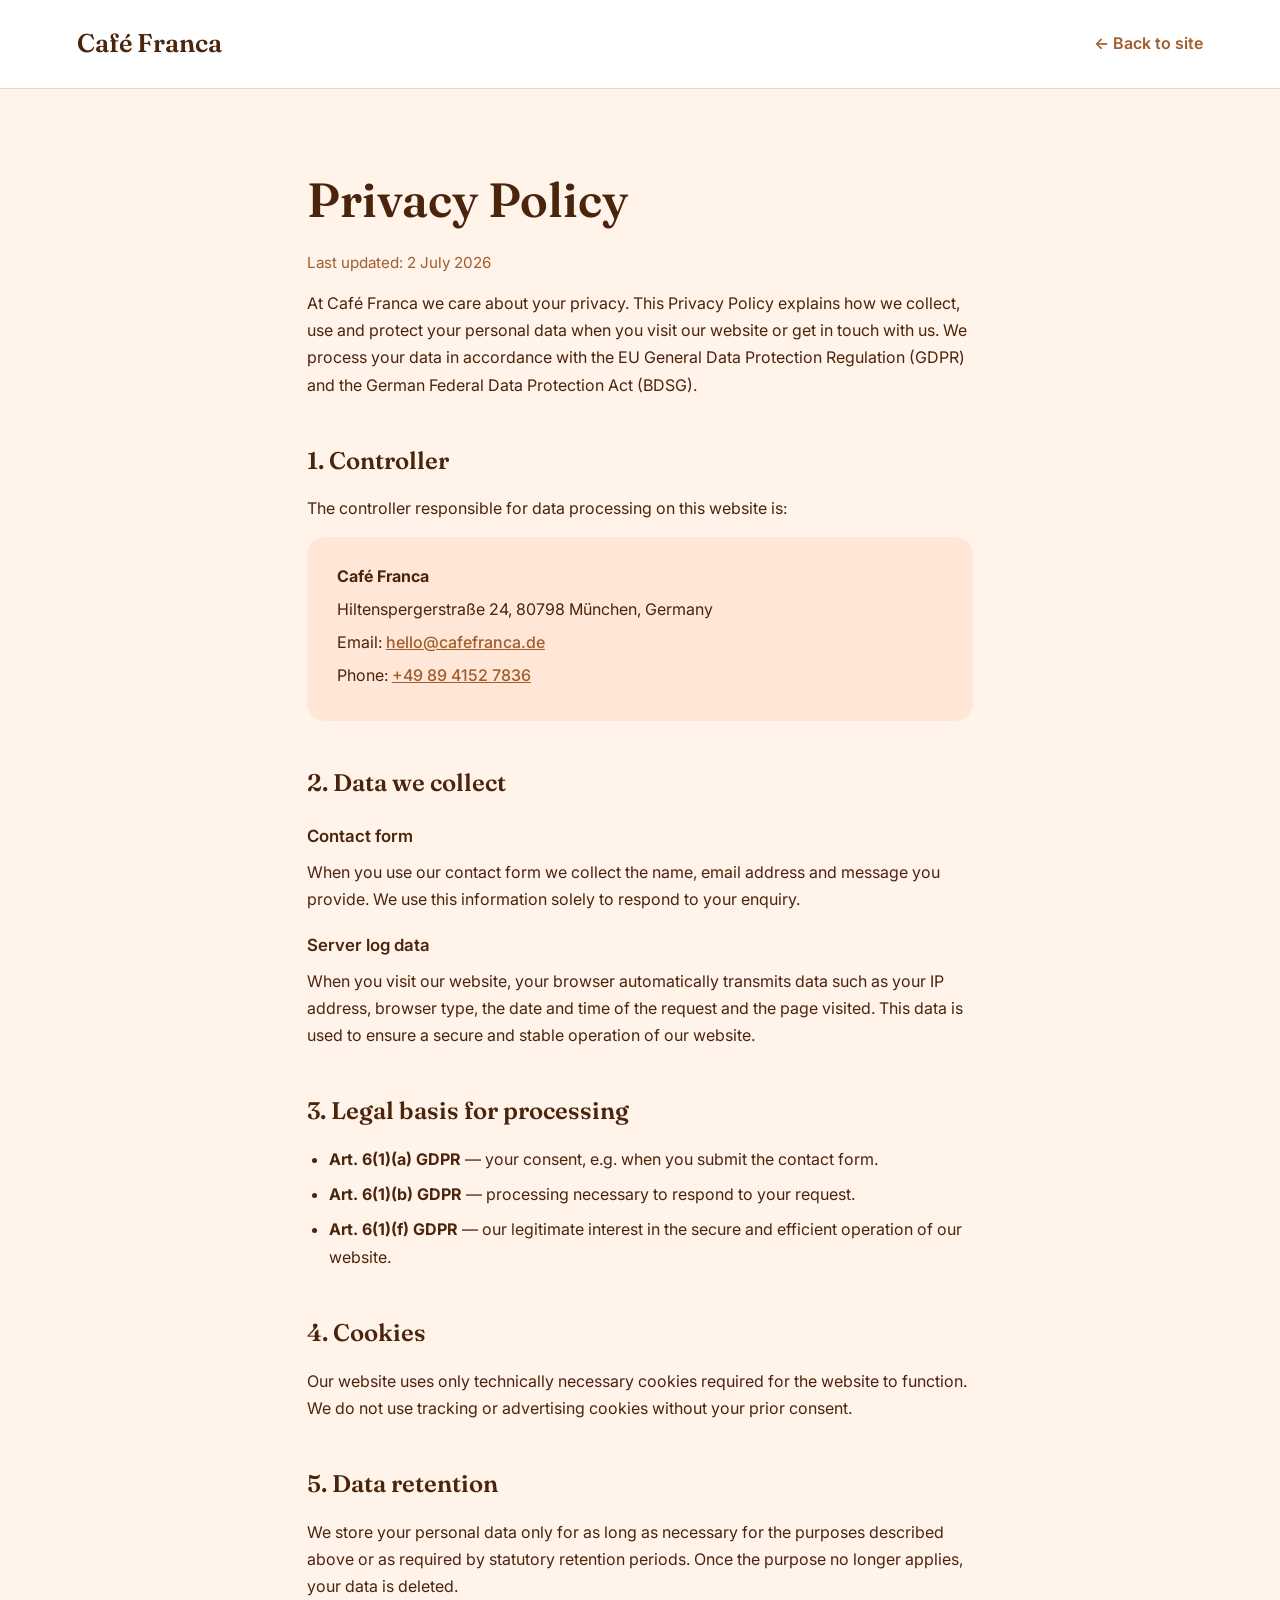
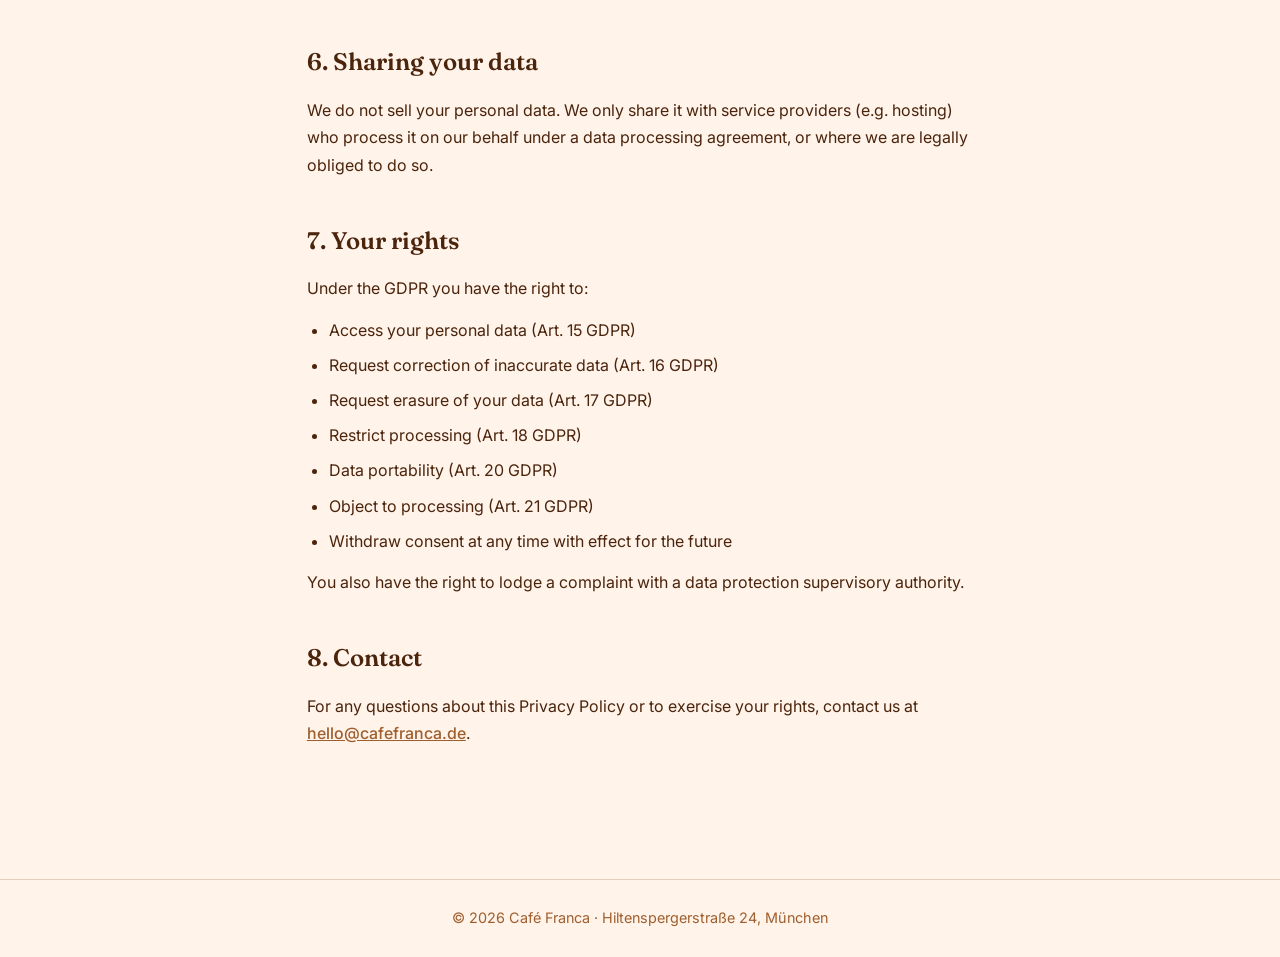
<file: privacy.html>
<!DOCTYPE html>
<html lang="en">
<head>
    <meta charset="UTF-8">
    <meta name="viewport" content="width=device-width, initial-scale=1.0">
    <title>Privacy Policy — Café Franca</title>
    <link href="https://fonts.googleapis.com/css2?family=Fraunces:ital,opsz,wght@0,9..144,500;0,9..144,600&family=Inter:wght@400;500;600;700&display=swap" rel="stylesheet">
    <style>
        * { margin: 0; padding: 0; box-sizing: border-box; }

        html { scroll-behavior: smooth; }

        body {
            background: rgb(255 243 234);
            color: #4b240c;
            font-family: "Inter", sans-serif;
            line-height: 1.7;
            -webkit-font-smoothing: antialiased;
        }

        .privacy-header {
            align-items: center;
            background: #fff;
            border-bottom: 1.5px solid rgba(159, 94, 45, 0.25);
            display: flex;
            justify-content: space-between;
            padding: 22px 6vw;
            position: sticky;
            top: 0;
            z-index: 10;
        }

        .cafe-logo {
            color: #4b240c;
            font-family: "Fraunces", serif;
            font-size: 1.6rem;
            font-weight: 600;
            text-decoration: none;
        }

        .back-link {
            color: #9f5e2d;
            font-weight: 600;
            text-decoration: none;
            transition: color 0.3s;
        }

        .back-link:hover { color: #4b240c; }

        .privacy-main {
            margin: 0 auto;
            max-width: 820px;
            padding: 70px 6vw 90px;
        }

        .privacy-main h1 {
            font-family: "Fraunces", serif;
            font-size: clamp(2.2rem, 5vw, 3rem);
            font-weight: 600;
            margin-bottom: 10px;
        }

        .updated {
            color: #9f5e2d;
            font-size: 0.95rem;
            margin-bottom: 50px;
        }

        .privacy-main section { margin-bottom: 42px; }

        .privacy-main h2 {
            font-family: "Fraunces", serif;
            font-size: 1.5rem;
            font-weight: 600;
            margin-bottom: 14px;
        }

        .privacy-main h3 {
            font-size: 1.05rem;
            font-weight: 600;
            margin: 18px 0 8px;
        }

        .privacy-main p { margin-bottom: 14px; }

        .privacy-main ul {
            margin: 0 0 14px 22px;
        }

        .privacy-main li { margin-bottom: 8px; }

        .privacy-main a {
            color: #9f5e2d;
            font-weight: 500;
        }

        .contact-card {
            background: #ffe6d6;
            border-radius: 18px;
            padding: 26px 30px;
        }

        .contact-card p { margin-bottom: 6px; }

        .privacy-footer {
            border-top: 1.5px solid rgba(159, 94, 45, 0.25);
            color: #9f5e2d;
            font-size: 0.9rem;
            padding: 26px 6vw;
            text-align: center;
        }
    </style>
</head>
<body>
    <header class="privacy-header">
        <a class="cafe-logo" href="index.html">Café Franca</a>
        <a class="back-link" href="index.html">← Back to site</a>
    </header>

    <main class="privacy-main">
        <h1>Privacy Policy</h1>
        <p class="updated">Last updated: 2 July 2026</p>

        <section>
            <p>At Café Franca we care about your privacy. This Privacy Policy explains how we
               collect, use and protect your personal data when you visit our website or get in
               touch with us. We process your data in accordance with the EU General Data
               Protection Regulation (GDPR) and the German Federal Data Protection Act (BDSG).</p>
        </section>

        <section>
            <h2>1. Controller</h2>
            <p>The controller responsible for data processing on this website is:</p>
            <div class="contact-card">
                <p><strong>Café Franca</strong></p>
                <p>Hiltenspergerstraße 24, 80798 München, Germany</p>
                <p>Email: <a href="mailto:hello@cafefranca.de">hello@cafefranca.de</a></p>
                <p>Phone: <a href="tel:+498941527836">+49 89 4152 7836</a></p>
            </div>
        </section>

        <section>
            <h2>2. Data we collect</h2>
            <h3>Contact form</h3>
            <p>When you use our contact form we collect the name, email address and message you
               provide. We use this information solely to respond to your enquiry.</p>
            <h3>Server log data</h3>
            <p>When you visit our website, your browser automatically transmits data such as your
               IP address, browser type, the date and time of the request and the page visited.
               This data is used to ensure a secure and stable operation of our website.</p>
        </section>

        <section>
            <h2>3. Legal basis for processing</h2>
            <ul>
                <li><strong>Art. 6(1)(a) GDPR</strong> — your consent, e.g. when you submit the
                    contact form.</li>
                <li><strong>Art. 6(1)(b) GDPR</strong> — processing necessary to respond to your
                    request.</li>
                <li><strong>Art. 6(1)(f) GDPR</strong> — our legitimate interest in the secure and
                    efficient operation of our website.</li>
            </ul>
        </section>

        <section>
            <h2>4. Cookies</h2>
            <p>Our website uses only technically necessary cookies required for the website to
               function. We do not use tracking or advertising cookies without your prior consent.</p>
        </section>

        <section>
            <h2>5. Data retention</h2>
            <p>We store your personal data only for as long as necessary for the purposes described
               above or as required by statutory retention periods. Once the purpose no longer
               applies, your data is deleted.</p>
        </section>

        <section>
            <h2>6. Sharing your data</h2>
            <p>We do not sell your personal data. We only share it with service providers (e.g.
               hosting) who process it on our behalf under a data processing agreement, or where we
               are legally obliged to do so.</p>
        </section>

        <section>
            <h2>7. Your rights</h2>
            <p>Under the GDPR you have the right to:</p>
            <ul>
                <li>Access your personal data (Art. 15 GDPR)</li>
                <li>Request correction of inaccurate data (Art. 16 GDPR)</li>
                <li>Request erasure of your data (Art. 17 GDPR)</li>
                <li>Restrict processing (Art. 18 GDPR)</li>
                <li>Data portability (Art. 20 GDPR)</li>
                <li>Object to processing (Art. 21 GDPR)</li>
                <li>Withdraw consent at any time with effect for the future</li>
            </ul>
            <p>You also have the right to lodge a complaint with a data protection supervisory
               authority.</p>
        </section>

        <section>
            <h2>8. Contact</h2>
            <p>For any questions about this Privacy Policy or to exercise your rights, contact us at
               <a href="mailto:hello@cafefranca.de">hello@cafefranca.de</a>.</p>
        </section>
    </main>

    <footer class="privacy-footer">
        © 2026 Café Franca · Hiltenspergerstraße 24, München
    </footer>
</body>
</html>
</file>
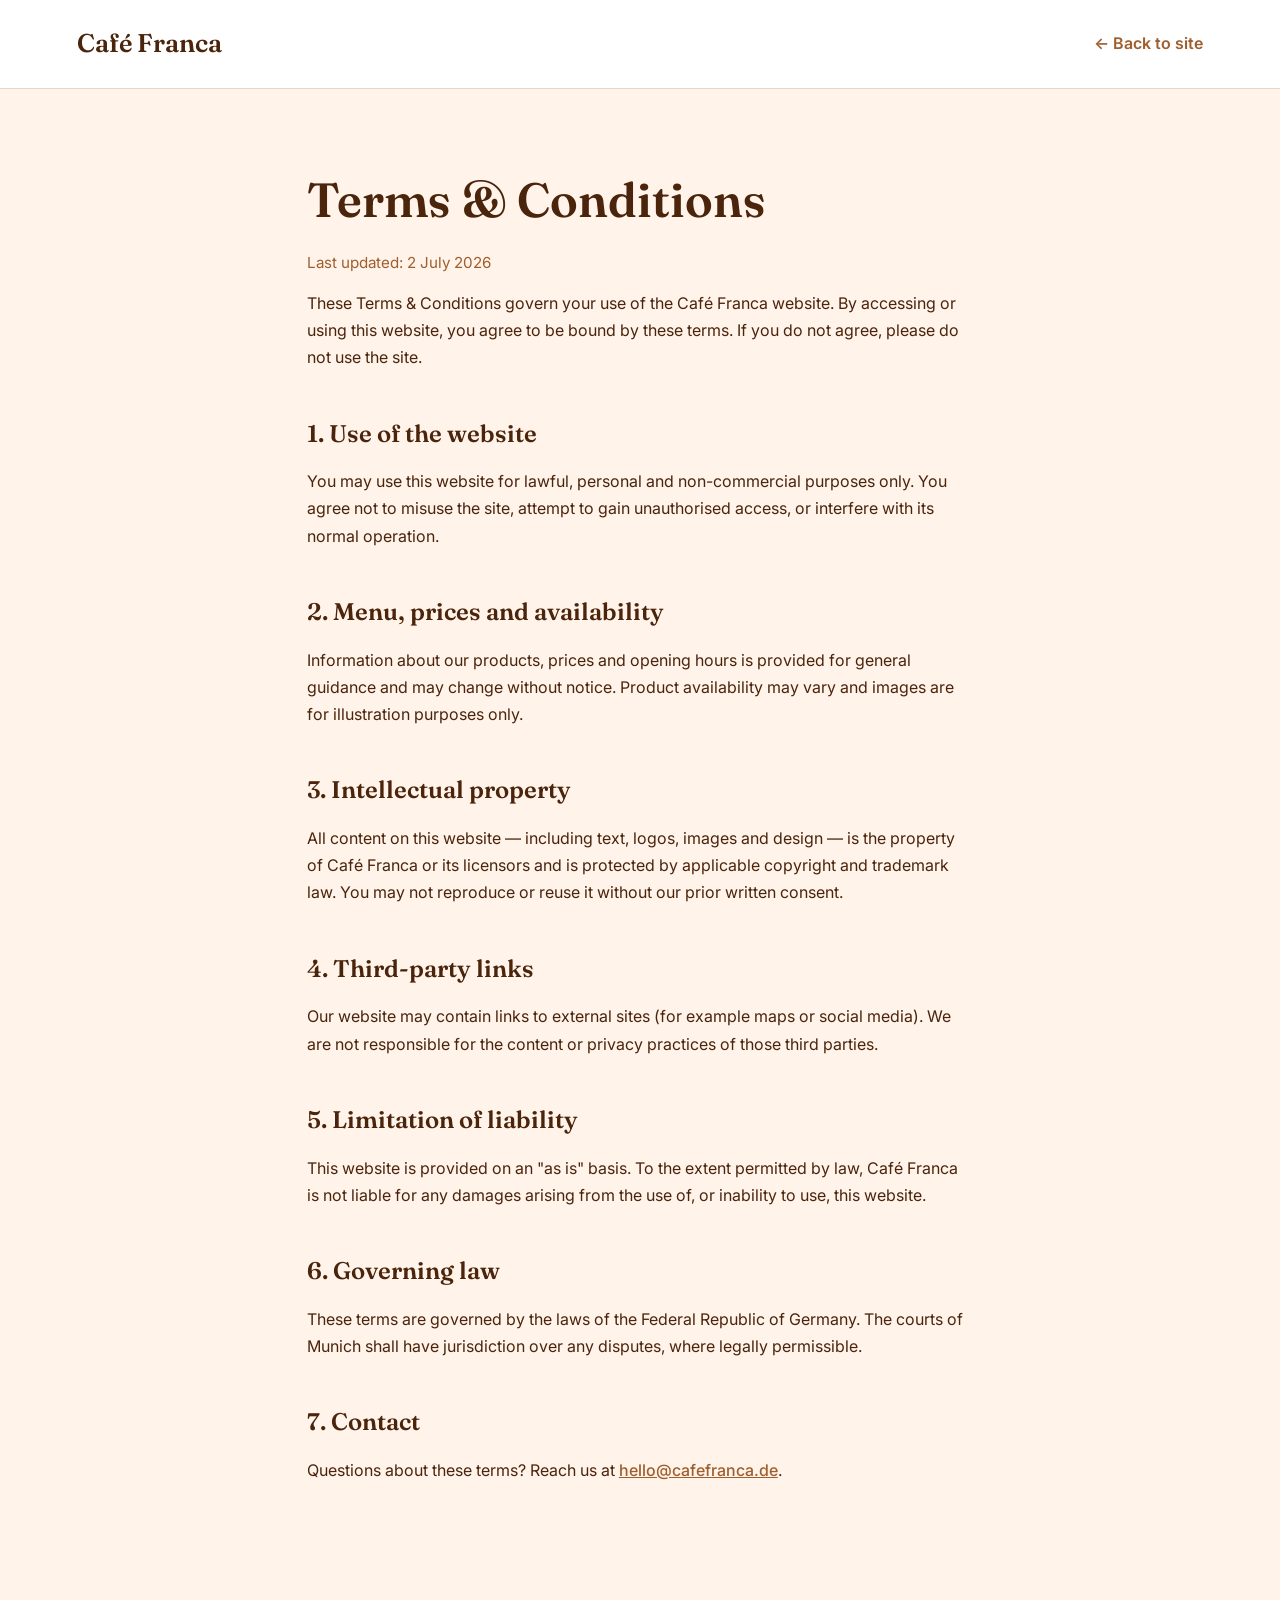
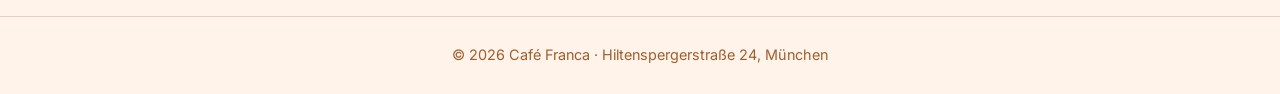
<file: terms.html>
<!DOCTYPE html>
<html lang="en">
<head>
    <meta charset="UTF-8">
    <meta name="viewport" content="width=device-width, initial-scale=1.0">
    <title>Terms & Conditions — Café Franca</title>
    <link href="https://fonts.googleapis.com/css2?family=Fraunces:ital,opsz,wght@0,9..144,500;0,9..144,600&family=Inter:wght@400;500;600;700&display=swap" rel="stylesheet">
    <style>
        * { margin: 0; padding: 0; box-sizing: border-box; }
        html { scroll-behavior: smooth; }
        body {
            background: rgb(255 243 234);
            color: #4b240c;
            font-family: "Inter", sans-serif;
            line-height: 1.7;
            -webkit-font-smoothing: antialiased;
        }
        .privacy-header {
            align-items: center;
            background: #fff;
            border-bottom: 1.5px solid rgba(159, 94, 45, 0.25);
            display: flex;
            justify-content: space-between;
            padding: 22px 6vw;
            position: sticky;
            top: 0;
            z-index: 10;
        }
        .cafe-logo {
            color: #4b240c;
            font-family: "Fraunces", serif;
            font-size: 1.6rem;
            font-weight: 600;
            text-decoration: none;
        }
        .back-link { color: #9f5e2d; font-weight: 600; text-decoration: none; transition: color 0.3s; }
        .back-link:hover { color: #4b240c; }
        .privacy-main { margin: 0 auto; max-width: 820px; padding: 70px 6vw 90px; }
        .privacy-main h1 {
            font-family: "Fraunces", serif;
            font-size: clamp(2.2rem, 5vw, 3rem);
            font-weight: 600;
            margin-bottom: 10px;
        }
        .updated { color: #9f5e2d; font-size: 0.95rem; margin-bottom: 50px; }
        .privacy-main section { margin-bottom: 42px; }
        .privacy-main h2 { font-family: "Fraunces", serif; font-size: 1.5rem; font-weight: 600; margin-bottom: 14px; }
        .privacy-main p { margin-bottom: 14px; }
        .privacy-main ul { margin: 0 0 14px 22px; }
        .privacy-main li { margin-bottom: 8px; }
        .privacy-main a { color: #9f5e2d; font-weight: 500; }
        .privacy-footer {
            border-top: 1.5px solid rgba(159, 94, 45, 0.25);
            color: #9f5e2d;
            font-size: 0.9rem;
            padding: 26px 6vw;
            text-align: center;
        }
    </style>
</head>
<body>
    <header class="privacy-header">
        <a class="cafe-logo" href="index.html">Café Franca</a>
        <a class="back-link" href="index.html">← Back to site</a>
    </header>

    <main class="privacy-main">
        <h1>Terms & Conditions</h1>
        <p class="updated">Last updated: 2 July 2026</p>

        <section>
            <p>These Terms & Conditions govern your use of the Café Franca website. By accessing or
               using this website, you agree to be bound by these terms. If you do not agree, please
               do not use the site.</p>
        </section>

        <section>
            <h2>1. Use of the website</h2>
            <p>You may use this website for lawful, personal and non-commercial purposes only. You
               agree not to misuse the site, attempt to gain unauthorised access, or interfere with
               its normal operation.</p>
        </section>

        <section>
            <h2>2. Menu, prices and availability</h2>
            <p>Information about our products, prices and opening hours is provided for general
               guidance and may change without notice. Product availability may vary and images are
               for illustration purposes only.</p>
        </section>

        <section>
            <h2>3. Intellectual property</h2>
            <p>All content on this website — including text, logos, images and design — is the
               property of Café Franca or its licensors and is protected by applicable copyright and
               trademark law. You may not reproduce or reuse it without our prior written consent.</p>
        </section>

        <section>
            <h2>4. Third-party links</h2>
            <p>Our website may contain links to external sites (for example maps or social media). We
               are not responsible for the content or privacy practices of those third parties.</p>
        </section>

        <section>
            <h2>5. Limitation of liability</h2>
            <p>This website is provided on an "as is" basis. To the extent permitted by law, Café
               Franca is not liable for any damages arising from the use of, or inability to use,
               this website.</p>
        </section>

        <section>
            <h2>6. Governing law</h2>
            <p>These terms are governed by the laws of the Federal Republic of Germany. The courts of
               Munich shall have jurisdiction over any disputes, where legally permissible.</p>
        </section>

        <section>
            <h2>7. Contact</h2>
            <p>Questions about these terms? Reach us at
               <a href="mailto:hello@cafefranca.de">hello@cafefranca.de</a>.</p>
        </section>
    </main>

    <footer class="privacy-footer">
        © 2026 Café Franca · Hiltenspergerstraße 24, München
    </footer>
</body>
</html>
</file>
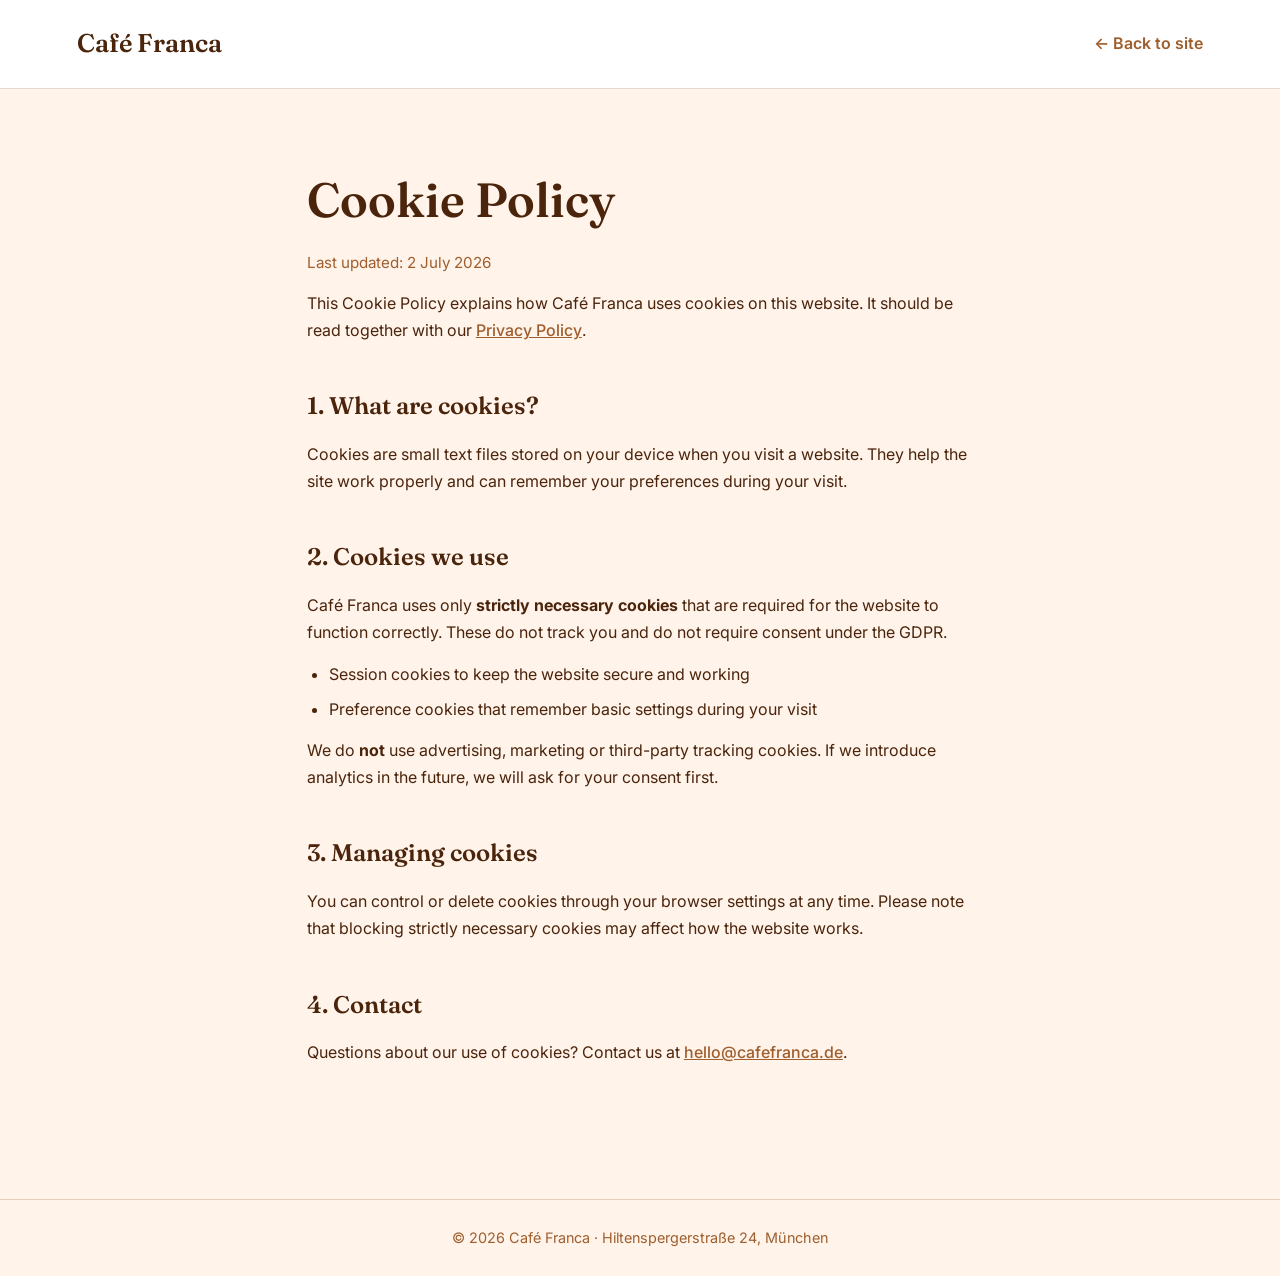
<file: pages/cookies.html>
<!DOCTYPE html>
<html lang="en">
<head>
    <meta charset="UTF-8">
    <meta name="viewport" content="width=device-width, initial-scale=1.0">
    <title>Cookie Policy — Café Franca</title>
    <link href="https://fonts.googleapis.com/css2?family=Fraunces:ital,opsz,wght@0,9..144,500;0,9..144,600&family=Inter:wght@400;500;600;700&display=swap" rel="stylesheet">
    <style>
        * { margin: 0; padding: 0; box-sizing: border-box; }
        html { scroll-behavior: smooth; }
        body {
            background: rgb(255 243 234);
            color: #4b240c;
            font-family: "Inter", sans-serif;
            line-height: 1.7;
            -webkit-font-smoothing: antialiased;
        }
        .privacy-header {
            align-items: center;
            background: #fff;
            border-bottom: 1.5px solid rgba(159, 94, 45, 0.25);
            display: flex;
            justify-content: space-between;
            padding: 22px 6vw;
            position: sticky;
            top: 0;
            z-index: 10;
        }
        .cafe-logo {
            color: #4b240c;
            font-family: "Fraunces", serif;
            font-size: 1.6rem;
            font-weight: 600;
            text-decoration: none;
        }
        .back-link { color: #9f5e2d; font-weight: 600; text-decoration: none; transition: color 0.3s; }
        .back-link:hover { color: #4b240c; }
        .privacy-main { margin: 0 auto; max-width: 820px; padding: 70px 6vw 90px; }
        .privacy-main h1 {
            font-family: "Fraunces", serif;
            font-size: clamp(2.2rem, 5vw, 3rem);
            font-weight: 600;
            margin-bottom: 10px;
        }
        .updated { color: #9f5e2d; font-size: 0.95rem; margin-bottom: 50px; }
        .privacy-main section { margin-bottom: 42px; }
        .privacy-main h2 { font-family: "Fraunces", serif; font-size: 1.5rem; font-weight: 600; margin-bottom: 14px; }
        .privacy-main p { margin-bottom: 14px; }
        .privacy-main ul { margin: 0 0 14px 22px; }
        .privacy-main li { margin-bottom: 8px; }
        .privacy-main a { color: #9f5e2d; font-weight: 500; }
        .privacy-footer {
            border-top: 1.5px solid rgba(159, 94, 45, 0.25);
            color: #9f5e2d;
            font-size: 0.9rem;
            padding: 26px 6vw;
            text-align: center;
        }
    </style>
</head>
<body>
    <header class="privacy-header">
        <a class="cafe-logo" href="/index.html">Café Franca</a>
        <a class="back-link" href="/index.html">← Back to site</a>
    </header>

    <main class="privacy-main">
        <h1>Cookie Policy</h1>
        <p class="updated">Last updated: 2 July 2026</p>

        <section>
            <p>This Cookie Policy explains how Café Franca uses cookies on this website. It should be
               read together with our <a href="/pages/privacy.html">Privacy Policy</a>.</p>
        </section>

        <section>
            <h2>1. What are cookies?</h2>
            <p>Cookies are small text files stored on your device when you visit a website. They help
               the site work properly and can remember your preferences during your visit.</p>
        </section>

        <section>
            <h2>2. Cookies we use</h2>
            <p>Café Franca uses only <strong>strictly necessary cookies</strong> that are required for
               the website to function correctly. These do not track you and do not require consent
               under the GDPR.</p>
            <ul>
                <li>Session cookies to keep the website secure and working</li>
                <li>Preference cookies that remember basic settings during your visit</li>
            </ul>
            <p>We do <strong>not</strong> use advertising, marketing or third-party tracking cookies.
               If we introduce analytics in the future, we will ask for your consent first.</p>
        </section>

        <section>
            <h2>3. Managing cookies</h2>
            <p>You can control or delete cookies through your browser settings at any time. Please
               note that blocking strictly necessary cookies may affect how the website works.</p>
        </section>

        <section>
            <h2>4. Contact</h2>
            <p>Questions about our use of cookies? Contact us at
               <a href="mailto:hello@cafefranca.de">hello@cafefranca.de</a>.</p>
        </section>
    </main>

    <footer class="privacy-footer">
        © 2026 Café Franca · Hiltenspergerstraße 24, München
    </footer>
</body>
</html>
</file>
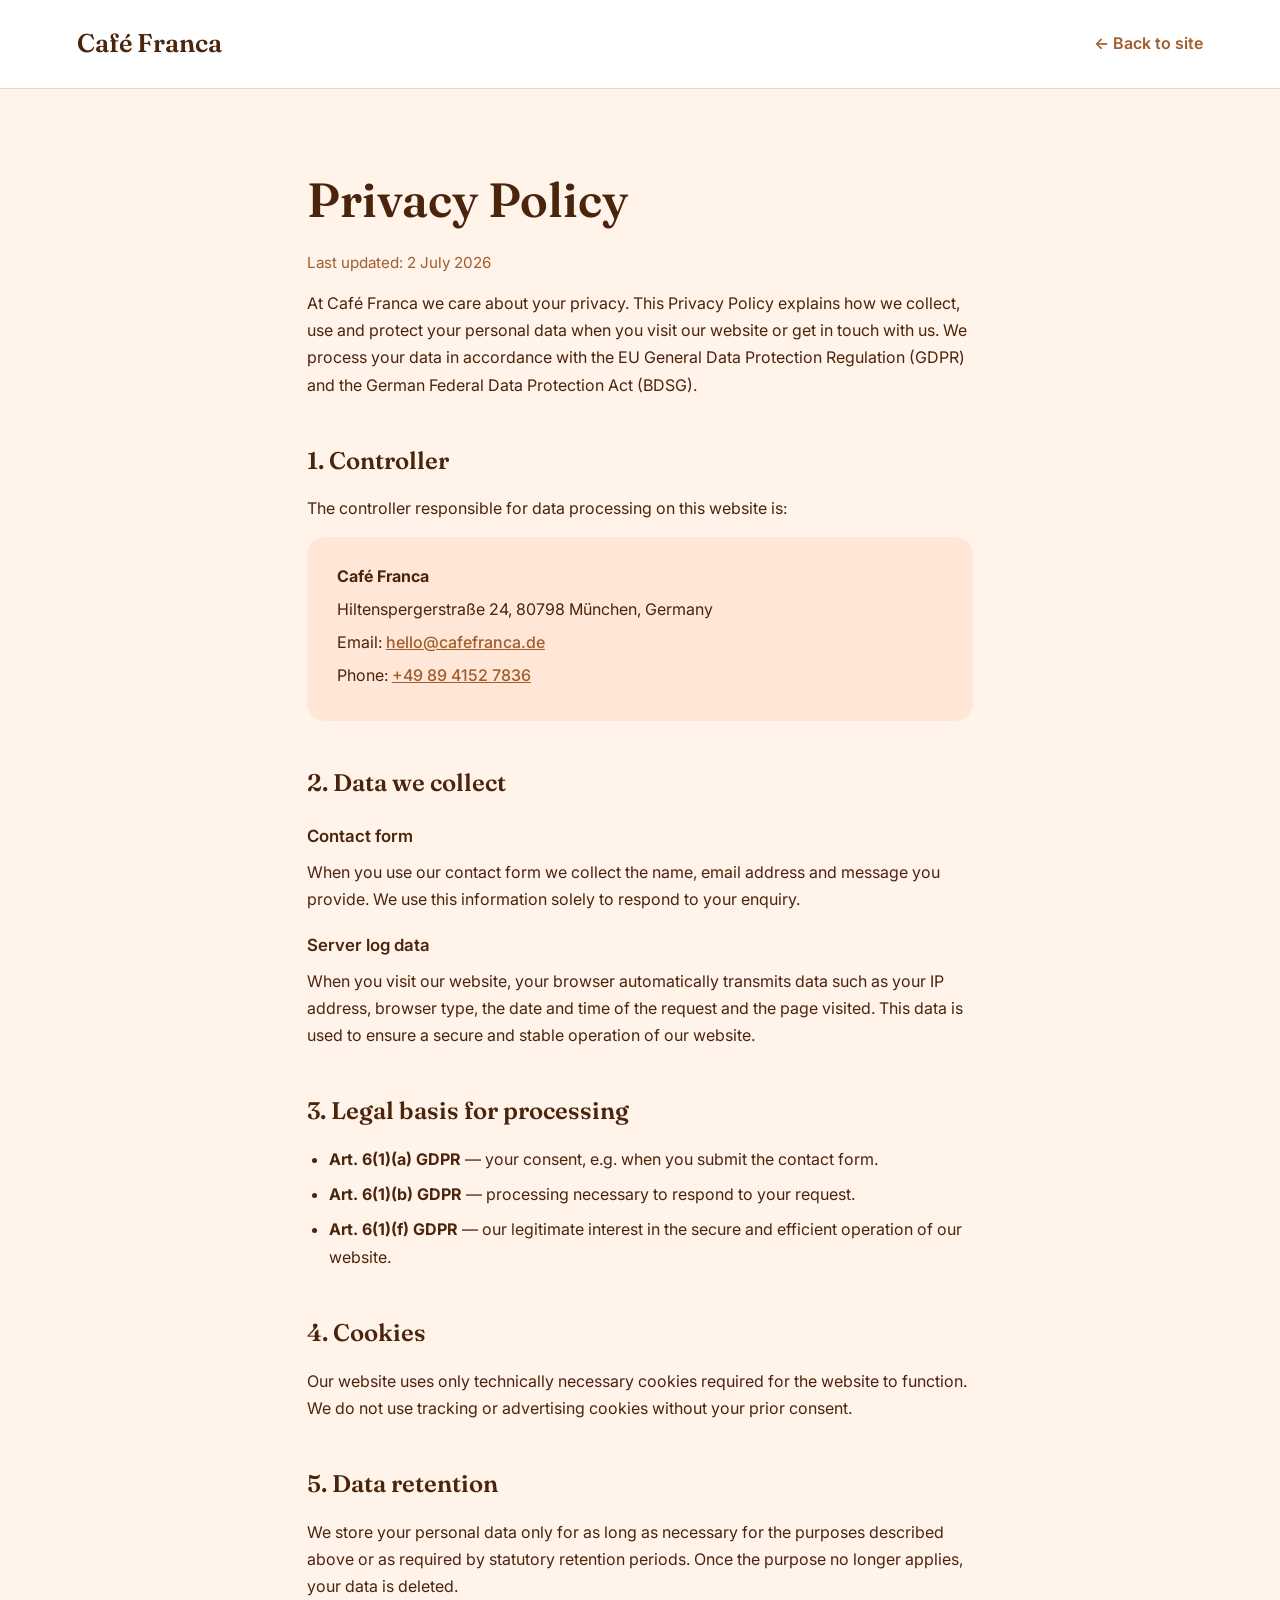
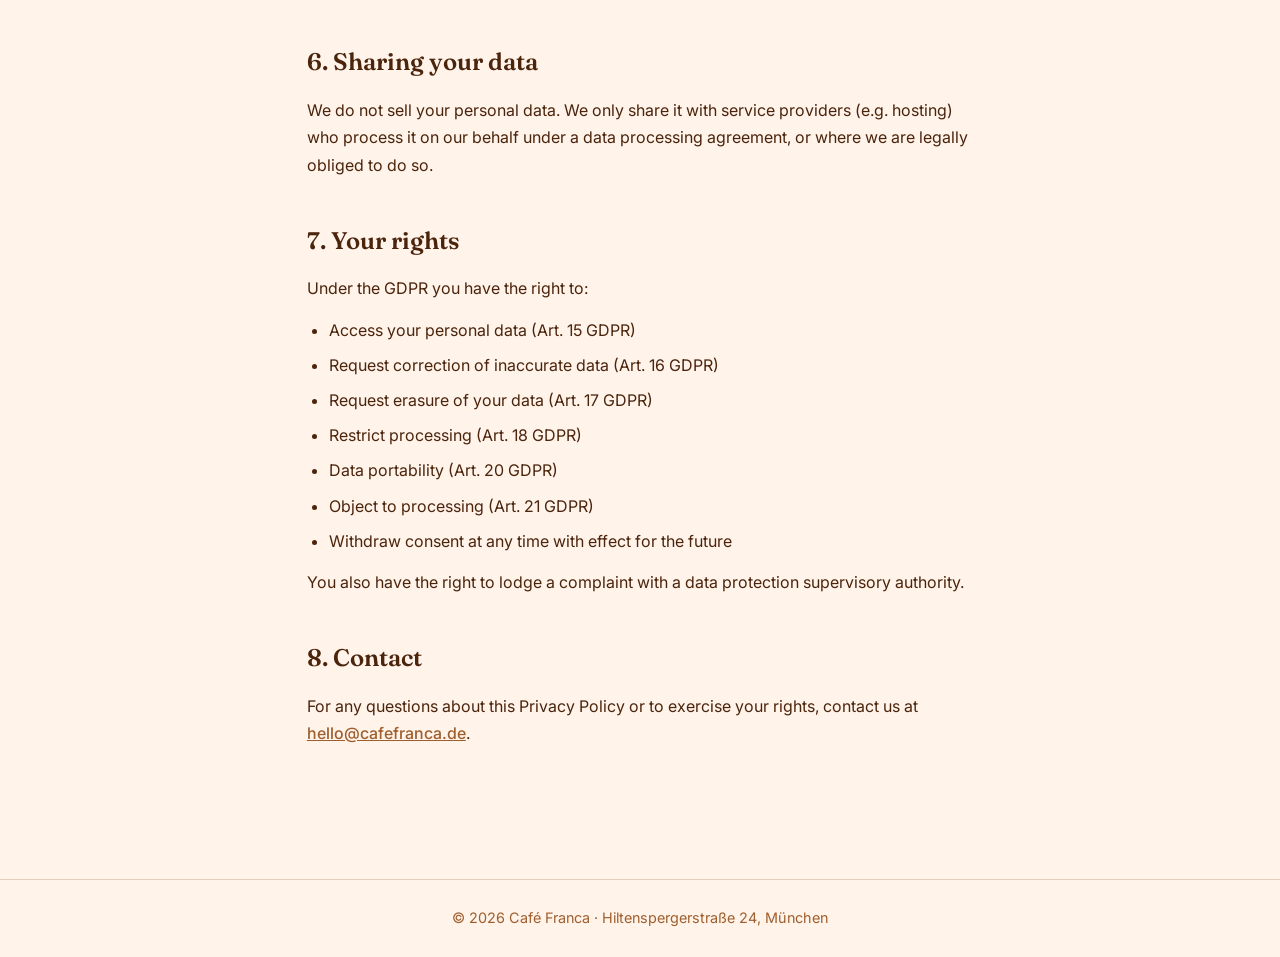
<file: pages/privacy.html>
<!DOCTYPE html>
<html lang="en">
<head>
    <meta charset="UTF-8">
    <meta name="viewport" content="width=device-width, initial-scale=1.0">
    <title>Privacy Policy — Café Franca</title>
    <link href="https://fonts.googleapis.com/css2?family=Fraunces:ital,opsz,wght@0,9..144,500;0,9..144,600&family=Inter:wght@400;500;600;700&display=swap" rel="stylesheet">
    <style>
        * { margin: 0; padding: 0; box-sizing: border-box; }

        html { scroll-behavior: smooth; }

        body {
            background: rgb(255 243 234);
            color: #4b240c;
            font-family: "Inter", sans-serif;
            line-height: 1.7;
            -webkit-font-smoothing: antialiased;
        }

        .privacy-header {
            align-items: center;
            background: #fff;
            border-bottom: 1.5px solid rgba(159, 94, 45, 0.25);
            display: flex;
            justify-content: space-between;
            padding: 22px 6vw;
            position: sticky;
            top: 0;
            z-index: 10;
        }

        .cafe-logo {
            color: #4b240c;
            font-family: "Fraunces", serif;
            font-size: 1.6rem;
            font-weight: 600;
            text-decoration: none;
        }

        .back-link {
            color: #9f5e2d;
            font-weight: 600;
            text-decoration: none;
            transition: color 0.3s;
        }

        .back-link:hover { color: #4b240c; }

        .privacy-main {
            margin: 0 auto;
            max-width: 820px;
            padding: 70px 6vw 90px;
        }

        .privacy-main h1 {
            font-family: "Fraunces", serif;
            font-size: clamp(2.2rem, 5vw, 3rem);
            font-weight: 600;
            margin-bottom: 10px;
        }

        .updated {
            color: #9f5e2d;
            font-size: 0.95rem;
            margin-bottom: 50px;
        }

        .privacy-main section { margin-bottom: 42px; }

        .privacy-main h2 {
            font-family: "Fraunces", serif;
            font-size: 1.5rem;
            font-weight: 600;
            margin-bottom: 14px;
        }

        .privacy-main h3 {
            font-size: 1.05rem;
            font-weight: 600;
            margin: 18px 0 8px;
        }

        .privacy-main p { margin-bottom: 14px; }

        .privacy-main ul {
            margin: 0 0 14px 22px;
        }

        .privacy-main li { margin-bottom: 8px; }

        .privacy-main a {
            color: #9f5e2d;
            font-weight: 500;
        }

        .contact-card {
            background: #ffe6d6;
            border-radius: 18px;
            padding: 26px 30px;
        }

        .contact-card p { margin-bottom: 6px; }

        .privacy-footer {
            border-top: 1.5px solid rgba(159, 94, 45, 0.25);
            color: #9f5e2d;
            font-size: 0.9rem;
            padding: 26px 6vw;
            text-align: center;
        }
    </style>
</head>
<body>
    <header class="privacy-header">
        <a class="cafe-logo" href="/index.html">Café Franca</a>
        <a class="back-link" href="/index.html">← Back to site</a>
    </header>

    <main class="privacy-main">
        <h1>Privacy Policy</h1>
        <p class="updated">Last updated: 2 July 2026</p>

        <section>
            <p>At Café Franca we care about your privacy. This Privacy Policy explains how we
               collect, use and protect your personal data when you visit our website or get in
               touch with us. We process your data in accordance with the EU General Data
               Protection Regulation (GDPR) and the German Federal Data Protection Act (BDSG).</p>
        </section>

        <section>
            <h2>1. Controller</h2>
            <p>The controller responsible for data processing on this website is:</p>
            <div class="contact-card">
                <p><strong>Café Franca</strong></p>
                <p>Hiltenspergerstraße 24, 80798 München, Germany</p>
                <p>Email: <a href="mailto:hello@cafefranca.de">hello@cafefranca.de</a></p>
                <p>Phone: <a href="tel:+498941527836">+49 89 4152 7836</a></p>
            </div>
        </section>

        <section>
            <h2>2. Data we collect</h2>
            <h3>Contact form</h3>
            <p>When you use our contact form we collect the name, email address and message you
               provide. We use this information solely to respond to your enquiry.</p>
            <h3>Server log data</h3>
            <p>When you visit our website, your browser automatically transmits data such as your
               IP address, browser type, the date and time of the request and the page visited.
               This data is used to ensure a secure and stable operation of our website.</p>
        </section>

        <section>
            <h2>3. Legal basis for processing</h2>
            <ul>
                <li><strong>Art. 6(1)(a) GDPR</strong> — your consent, e.g. when you submit the
                    contact form.</li>
                <li><strong>Art. 6(1)(b) GDPR</strong> — processing necessary to respond to your
                    request.</li>
                <li><strong>Art. 6(1)(f) GDPR</strong> — our legitimate interest in the secure and
                    efficient operation of our website.</li>
            </ul>
        </section>

        <section>
            <h2>4. Cookies</h2>
            <p>Our website uses only technically necessary cookies required for the website to
               function. We do not use tracking or advertising cookies without your prior consent.</p>
        </section>

        <section>
            <h2>5. Data retention</h2>
            <p>We store your personal data only for as long as necessary for the purposes described
               above or as required by statutory retention periods. Once the purpose no longer
               applies, your data is deleted.</p>
        </section>

        <section>
            <h2>6. Sharing your data</h2>
            <p>We do not sell your personal data. We only share it with service providers (e.g.
               hosting) who process it on our behalf under a data processing agreement, or where we
               are legally obliged to do so.</p>
        </section>

        <section>
            <h2>7. Your rights</h2>
            <p>Under the GDPR you have the right to:</p>
            <ul>
                <li>Access your personal data (Art. 15 GDPR)</li>
                <li>Request correction of inaccurate data (Art. 16 GDPR)</li>
                <li>Request erasure of your data (Art. 17 GDPR)</li>
                <li>Restrict processing (Art. 18 GDPR)</li>
                <li>Data portability (Art. 20 GDPR)</li>
                <li>Object to processing (Art. 21 GDPR)</li>
                <li>Withdraw consent at any time with effect for the future</li>
            </ul>
            <p>You also have the right to lodge a complaint with a data protection supervisory
               authority.</p>
        </section>

        <section>
            <h2>8. Contact</h2>
            <p>For any questions about this Privacy Policy or to exercise your rights, contact us at
               <a href="mailto:hello@cafefranca.de">hello@cafefranca.de</a>.</p>
        </section>
    </main>

    <footer class="privacy-footer">
        © 2026 Café Franca · Hiltenspergerstraße 24, München
    </footer>
</body>
</html>
</file>
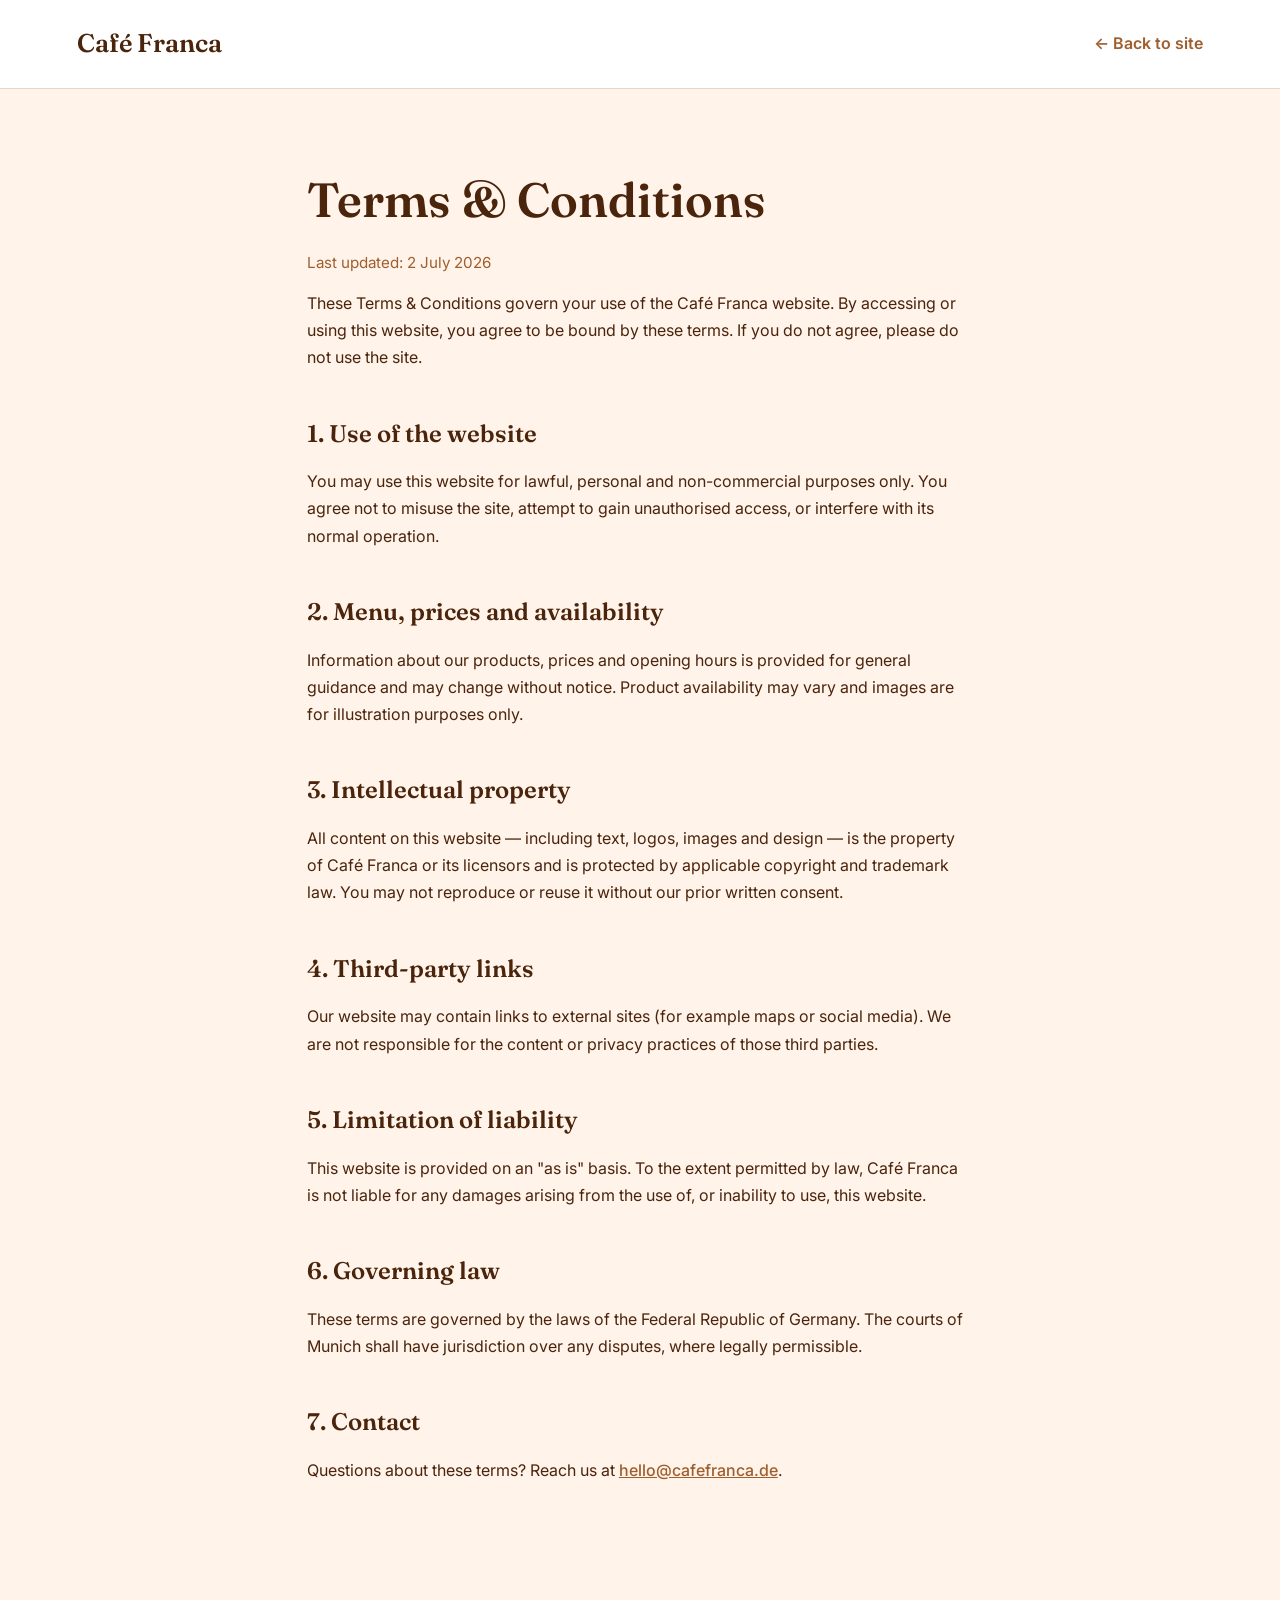
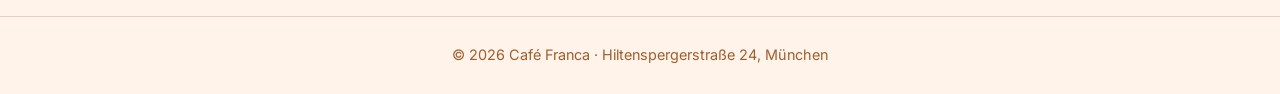
<file: pages/terms.html>
<!DOCTYPE html>
<html lang="en">
<head>
    <meta charset="UTF-8">
    <meta name="viewport" content="width=device-width, initial-scale=1.0">
    <title>Terms & Conditions — Café Franca</title>
    <link href="https://fonts.googleapis.com/css2?family=Fraunces:ital,opsz,wght@0,9..144,500;0,9..144,600&family=Inter:wght@400;500;600;700&display=swap" rel="stylesheet">
    <style>
        * { margin: 0; padding: 0; box-sizing: border-box; }
        html { scroll-behavior: smooth; }
        body {
            background: rgb(255 243 234);
            color: #4b240c;
            font-family: "Inter", sans-serif;
            line-height: 1.7;
            -webkit-font-smoothing: antialiased;
        }
        .privacy-header {
            align-items: center;
            background: #fff;
            border-bottom: 1.5px solid rgba(159, 94, 45, 0.25);
            display: flex;
            justify-content: space-between;
            padding: 22px 6vw;
            position: sticky;
            top: 0;
            z-index: 10;
        }
        .cafe-logo {
            color: #4b240c;
            font-family: "Fraunces", serif;
            font-size: 1.6rem;
            font-weight: 600;
            text-decoration: none;
        }
        .back-link { color: #9f5e2d; font-weight: 600; text-decoration: none; transition: color 0.3s; }
        .back-link:hover { color: #4b240c; }
        .privacy-main { margin: 0 auto; max-width: 820px; padding: 70px 6vw 90px; }
        .privacy-main h1 {
            font-family: "Fraunces", serif;
            font-size: clamp(2.2rem, 5vw, 3rem);
            font-weight: 600;
            margin-bottom: 10px;
        }
        .updated { color: #9f5e2d; font-size: 0.95rem; margin-bottom: 50px; }
        .privacy-main section { margin-bottom: 42px; }
        .privacy-main h2 { font-family: "Fraunces", serif; font-size: 1.5rem; font-weight: 600; margin-bottom: 14px; }
        .privacy-main p { margin-bottom: 14px; }
        .privacy-main ul { margin: 0 0 14px 22px; }
        .privacy-main li { margin-bottom: 8px; }
        .privacy-main a { color: #9f5e2d; font-weight: 500; }
        .privacy-footer {
            border-top: 1.5px solid rgba(159, 94, 45, 0.25);
            color: #9f5e2d;
            font-size: 0.9rem;
            padding: 26px 6vw;
            text-align: center;
        }
    </style>
</head>
<body>
    <header class="privacy-header">
        <a class="cafe-logo" href="/index.html">Café Franca</a>
        <a class="back-link" href="/index.html">← Back to site</a>
    </header>

    <main class="privacy-main">
        <h1>Terms & Conditions</h1>
        <p class="updated">Last updated: 2 July 2026</p>

        <section>
            <p>These Terms & Conditions govern your use of the Café Franca website. By accessing or
               using this website, you agree to be bound by these terms. If you do not agree, please
               do not use the site.</p>
        </section>

        <section>
            <h2>1. Use of the website</h2>
            <p>You may use this website for lawful, personal and non-commercial purposes only. You
               agree not to misuse the site, attempt to gain unauthorised access, or interfere with
               its normal operation.</p>
        </section>

        <section>
            <h2>2. Menu, prices and availability</h2>
            <p>Information about our products, prices and opening hours is provided for general
               guidance and may change without notice. Product availability may vary and images are
               for illustration purposes only.</p>
        </section>

        <section>
            <h2>3. Intellectual property</h2>
            <p>All content on this website — including text, logos, images and design — is the
               property of Café Franca or its licensors and is protected by applicable copyright and
               trademark law. You may not reproduce or reuse it without our prior written consent.</p>
        </section>

        <section>
            <h2>4. Third-party links</h2>
            <p>Our website may contain links to external sites (for example maps or social media). We
               are not responsible for the content or privacy practices of those third parties.</p>
        </section>

        <section>
            <h2>5. Limitation of liability</h2>
            <p>This website is provided on an "as is" basis. To the extent permitted by law, Café
               Franca is not liable for any damages arising from the use of, or inability to use,
               this website.</p>
        </section>

        <section>
            <h2>6. Governing law</h2>
            <p>These terms are governed by the laws of the Federal Republic of Germany. The courts of
               Munich shall have jurisdiction over any disputes, where legally permissible.</p>
        </section>

        <section>
            <h2>7. Contact</h2>
            <p>Questions about these terms? Reach us at
               <a href="mailto:hello@cafefranca.de">hello@cafefranca.de</a>.</p>
        </section>
    </main>

    <footer class="privacy-footer">
        © 2026 Café Franca · Hiltenspergerstraße 24, München
    </footer>
</body>
</html>
</file>
<file: css/style.css>
.wrapper {
    display: flex;
    flex-direction: column;
    min-height: 100vh;
}

html {
    overflow-x: clip;
    scroll-behavior: smooth;
}

header {
    align-items: center;
    background: rgb(255 243 234);
    border: 1.5px solid rgba(159, 94, 45, 0.25);
    border-radius: 20px;
    box-shadow: 0 8px 30px rgb(75 36 12 / 0.08);
    display: flex;
    height: 70px;
    left: 20px;
    overflow: hidden;
    position: fixed;
    top: 20px;
    transition: transform 0.4s ease, opacity 0.4s ease, filter 0.4s ease;
    width: calc(100vw - 50px);
    z-index: 1000;
}

header.hidden {
    filter: blur(6px);
    opacity: 0;
    transform: translateY(-150%);
}

.social-link {
    align-items: center;
    border-radius: 50%;
    color: #9f5e2d;
    display: flex;
    font-size: 1.4rem;
    height: 40px;
    justify-content: center;
    text-decoration: none;
    transition: background 0.4s, color 0.4s, transform 0.4s;
    width: 40px;
}

.social-link:hover {
    background: #9f5e2d;
    color: #fff;
    transform: translateY(-2px);
}

#about{
    scroll-margin-top: 100px;
}
#menu{
    scroll-margin-top: 200px;
}
#contact {
    scroll-margin-top: 100px;
}

nav {
    display: flex;
    font-family: "Nunito", sans-serif;
    font-size: 1rem;
    gap: 30px;
    justify-content: center;
    left: 50%;
    letter-spacing: 1.5px;
    position: absolute;
    text-transform: uppercase;
    top: 50%;
    transform: translate(-50%, -50%);
}

nav a::after {
    background: #4b240c;
    bottom: 0;
    content: "";
    height: 1.5px;
    left: 0;
    opacity: 0;
    position: absolute;
    transition: opacity 0.3s;
    width: 100%;
}

nav a:hover::after {
    background: #4b240c;
    opacity: 0.7;
}

nav a {
    color: #4b240c;
    font-weight: 600;
    position: relative;
    text-decoration: none;
}

body {
    font-family: "Inter", sans-serif;
    margin: 0;
    overflow-x: clip;
    padding: 0;
}

.cafe-logo {
    color: #4b240c;
    font-family: "Fraunces", serif;
    font-size: 2.5rem;
    margin-left: 1.5%;
    text-decoration: none;
}

.social-media-box {
    align-items: center;
    display: flex;
    gap: 5px;
    justify-content: center;
    margin-left: auto;
    margin-right: 1%;
}

.location-logo {
    display: flex;
    height: auto;
    margin-right: 5px;
    width: 1.6rem;
}

.location-text {
    border-right: 2px solid rgba(159, 94, 45, 0.4);
    color: #6b4a35;
    display: flex;
    font-size: 1rem;
    padding-bottom: 10px;
    padding-right: 20px;
    padding-top: 10px;
}

.fa-location-dot {
    font-size: 1.6rem;
    margin-right: 10px;
}

.info {
    align-items: center;
    display: flex;
    height: 600px;
    margin-top: 170px;
    overflow: hidden;
    position: relative;
}

.coffee-with-food {
    -webkit-mask-image: linear-gradient(to left, black 55%, transparent);
    height: 132%;
    position: absolute;
    right: -2%;
    width: 70%;
}

.gradient {
    background: linear-gradient(to right, #ffe6d6 20%, transparent);
    height: 600px;
    left: 40%;
    position: absolute;
    right: 25%;
}

.welcome-wrapper {
    align-items: center;
    background: #ffe6d6;
    display: flex;
    height: 100%;
    justify-content: center;
    min-width: 500px;
    width: 45%;
    z-index: 999;
}

.welcome-window {
    display: flex;
    flex-direction: column;
    height: auto;
    margin-bottom: 5%;
    margin-left: 8%;
    max-width: 800px;
    padding: 40px;
    width: 100%;
}

.welcome-to {
    color: #a7663a;
    font-family: "Caveat", sans-serif;
    font-size: 4rem;
    margin: 0;
    margin-bottom: -10px;
    margin-left: 5%;
}

.welcome-name {
    color: #4b240c;
    font-family: "Fraunces", sans-serif;
    font-size: 6rem;
    margin: 0;
    margin-bottom: 50px;
    margin-left: 4%;
    position: relative;
}

.welcome-name::after {
    background: #4b240c;
    border-radius: 2px;
    bottom: 0;
    bottom: -23px;
    content: "";
    display: flex;
    height: 5px;
    left: 1px;
    margin-left: 1%;
    opacity: 0.9;
    position: absolute;
    transition: opacity 0.3s;
    width: 9%;
}

.welcome-description {
    color: #4e4e4e;
    display: flex;
    font-family: "Inter", sans-serif;
    font-size: 2rem;
    line-height: 40px;
    margin: 0;
    margin-left: 5%;
}

.menu-btn {
    display: flex;
    background: #9f5e2d;
    border: none;
    border-radius: 8px;
    box-shadow: 0 4px 20px #9f5e2d;
    color: white;
    cursor: pointer;
    font-family: "Nunito", sans-serif;
    font-size: 1rem;
    font-weight: 700;
    height: 55px;
    letter-spacing: 1.5px;
    line-height: 0.7;
    text-transform: uppercase;
    transition: transform 0.4s;
    width: 170px;
    justify-content: center;
    align-items: center;
    text-decoration: none;
}

.menu-btn:hover {
    transform: scale(1.05);
}

.about-btn {
    align-items: center;
    background: none;
    border: 2.5px solid rgba(159, 94, 45, 0.8);
    border-radius: 8px;
    color: #9f5e2d;
    cursor: pointer;
    display: inline-flex;
    font-family: "Nunito", sans-serif;
    font-size: 1rem;
    font-weight: 700;
    height: 55px;
    justify-content: center;
    letter-spacing: 1.5px;
    text-decoration: none;
    text-transform: uppercase;
    transition: transform 0.4s;
    width: 170px;
}

.about-btn:hover {
    transform: scale(1.05);
}

.welcome-btns {
    display: flex;
    gap: 25px;
    margin-left: 25px;
    margin-top: 30px;
}

.who-are-we {
    height: 700px;
    position: relative;
    width: 100%;
}

.who-image {
    display: block;
    height: 100%;
    object-fit: cover;
    width: 100%;
}

.who-overlay {
    background: linear-gradient( to right, rgba(0, 0, 0, 0.7) 50%, rgba(0, 0, 0, 0.2) );
    inset: 0;
    position: absolute;
}

.who-question {
    color: #ffffff;
    font-family: "Playfair Display";
    font-size: 6rem;
    font-weight: bold;
    margin: 0;
    margin-bottom: 30px;
    margin-top: 4%;
    position: relative;
    text-shadow: 0 2px 20px rgba(0, 0, 0, 0.4);
}

.who-question::after {
    background: #f1ad46;
    border-radius: 2px;
    bottom: -35px;
    content: "";
    display: flex;
    height: 5px;
    left: 7px;
    opacity: 0.9;
    position: absolute;
    transition: opacity 0.3s;
    width: 9%;
}

.who-description {
    color: rgba(255, 255, 255, 0.9);
    font-family: "Inter", sans-serif;
    font-size: 2.2rem;
    line-height: 60px;
    margin: 0;
    position: relative;
    top: 30px;
}

.who-wrapper {
    align-items: center;
    display: flex;
    inset: 0;
    position: absolute;
}

.who-window {
    height: 500px;
    margin-left: 7%;
    max-width: 1000px;
    width: 86%;
}

.word-you {
    color: #f1ad46;
    display: inline;
    text-shadow: 0px 3px 20px rgb(237 125 42 / 0.8);
}

.about-stats {
    align-items: center;
    background: #ffe6d6;
    display: flex;
    flex-wrap: wrap;
    gap: 30px;
    justify-content: center;
    padding: 40px 50px;
}

.about-stat {
    align-items: center;
    display: flex;
    flex-direction: column;
    flex: 1;
    min-width: 160px;
    position: relative;
}

.about-stat:not(:last-child)::after {
    content: "";
    position: absolute;
    right: -15px;
    top: 50%;
    transform: translateY(-50%);
    width: 1.5px;
    height: 50px;
    background: rgba(159, 94, 45, 0.25);
}

.about-stat-num {
    color: #9f5e2d;
    font-family: "Fraunces", serif;
    font-size: 2.6rem;
    font-weight: 600;
    line-height: 1.1;
}

.about-stat-label {
    color: rgba(75, 36, 12, 0.7);
    font-family: "Inter", sans-serif;
    font-size: 0.95rem;
    letter-spacing: 0.5px;
    margin-top: 6px;
    text-align: center;
}

.who-reverse .who-overlay {
    background: linear-gradient( to left, rgba(0, 0, 0, 0.7) 50%, rgba(0, 0, 0, 0.2) );
}

.who-reverse .who-wrapper {
    justify-content: flex-end;
}

.who-reverse .who-window {
    margin-left: 0;
    margin-right: 7%;
    text-align: right;
}

.who-reverse .who-question::after {
    left: auto;
    right: 7px;
}

.marquee {
    overflow: hidden;
    background: rgb(75 38 12 / 0.92);
}

.marquee-track {
    display: inline-flex;
    white-space: nowrap;
    padding: 20px 0;
    animation: marquee-scroll 22s linear infinite;
    will-change: transform;
}

.marquee-track span {
    color: #ffe6d6;
    display: inline-flex;
    align-items: center;
    font-family: "Fraunces", serif;
    font-size: 1.5rem;
    letter-spacing: 1px;
    padding-right: 48px;
}

.marquee-dot {
    color: #f1ad46;
    font-style: normal;
    padding: 0 48px;
}

@keyframes marquee-scroll {
    from { transform: translateX(0); }
    to { transform: translateX(-50%); }
}

@media (prefers-reduced-motion: reduce) {
    .marquee-track { animation: none; }
}

.theme-text {
    align-items: center;
    color: #4b240c;
    display: flex;
    font-family: "Fraunces", serif;
    font-size: 2.7rem;
    font-weight: 600;
    gap: 28px;
    height: 150px;
    justify-content: center;
    letter-spacing: 0.5px;
    word-spacing: 10px;
    position: relative;
    text-transform: uppercase;
}

.theme-text::before,
.theme-text::after {
    content: "";
    flex: 1;
    max-width: 140px;
    height: 2px;
    background: linear-gradient(to right, transparent, rgba(159, 94, 45, 0.7));
}

.theme-text::after {
    background: linear-gradient(to left, transparent, rgba(159, 94, 45, 0.7));
}

.our-favorites-positions {
    align-items: center;
    display: flex;
    height: 600px;
    justify-content: center;
    width: 100%;
}

.fav-item {
    border-radius: 12px;
    box-shadow: 0 10px 30px rgba(75, 36, 12, 0.12);
    cursor: pointer;
    display: flex;
    flex-direction: column;
    overflow: hidden;
    transition: transform ease 0.3s, box-shadow ease 0.3s;
    z-index: 10;
    margin-top: 40px;
}

.fav-item:hover {
    box-shadow: 0 18px 40px rgba(75, 36, 12, 0.18);
    transform: translateY(-6px);
}

.fav-photo {
    aspect-ratio: 1 / 1;
    background: #e8e0d6;
    overflow: hidden;
    position: relative;
}

.fav-badge {
    position: absolute;
    top: 12px;
    left: 12px;
    z-index: 2;
    background: rgb(49 159 45 / 0.9);
    color: #fff;
    font-family: "Nunito", sans-serif;
    font-size: 0.8rem;
    font-weight: 700;
    letter-spacing: 0.5px;
    text-transform: uppercase;
    padding: 5px 12px;
    border-radius: 20px;
}

.fav-badge-popular {
    background: rgb(49 159 45 / 0.9);
    color: #fff;
    box-shadow: 0 0 12px rgba(49, 159, 45, 0.55), 0 0 24px rgba(49, 159, 45, 0.5);
}

.fav-badge-best {
    background: #f1ad46;
    color: #4b240c;
    box-shadow: 0 0 12px rgba(241, 173, 70, 0.6), 0 0 24px rgba(241, 173, 70, 0.45);
}

.fav-photo img {
    display: block;
    height: 100%;
    object-fit: cover;
    transition: transform 0.4s ease;
    width: 100%;
}

.fav-item:hover .fav-photo img {
    transform: scale(1.05);
}

.fav-price {
    background: #f3ead9;
    box-shadow: inset 0 -4px 8px -4px rgba(75, 36, 12, 0.2);
    color: #9f5e2d;
    font-family: "Nunito", sans-serif;
    font-size: 1.5rem;
    font-weight: 700;
    letter-spacing: 0.5px;
    padding-bottom: 10px;
    text-align: center;
}

.fav-coffee {
    transform: translateY(-20px) scale(1.3);
    transition: transform 0.4s ease;
}

.fav-item:hover .fav-photo img.fav-coffee {
    transform: translateY(-20px) scale(1.365);
}

.our-favorites-positions-blocks {
    align-items: center;
    display: grid;
    gap: 40px;
    grid-template-columns: repeat(4, 1fr);
    height: 80%;
    margin-bottom: 3%;
    width: 80%;
}

.fav-price-name {
    background: #f3ead9;
    color: #4b240c;
    font-family: "Nunito", sans-serif;
    font-size: 1.2rem;
    font-weight: 600;
    letter-spacing: 0.5px;
    padding-top: 7px;
    text-align: center;
}

.see-menu {
    align-items: center;
    background: #9f5e2d;
    border-radius: 10px;
    box-shadow: 0 6px 20px rgba(159, 94, 45, 0.35);
    color: #fff;
    display: inline-flex;
    font-family: "Nunito", sans-serif;
    font-size: 1.4rem;
    font-weight: 700;
    gap: 12px;
    letter-spacing: 0.5px;
    padding: 16px 36px;
    text-decoration: none;
    text-transform: uppercase;
    transition: transform 0.3s ease, box-shadow 0.3s ease;
}

.see-menu:hover {
    box-shadow: 0 10px 28px rgba(159, 94, 45, 0.45);
    transform: translateY(-2px);
}

.see-menu-arrow {
    height: 1.4rem;
    transition: transform 0.3s ease;
    width: 1.4rem;
}

.see-menu:hover .see-menu-arrow {
    transform: translateX(4px);
}

.see-menu-wrapper {
    align-items: center;
    display: flex;
    grid-column: 1 / -1;
    justify-content: center;
    margin-top: 60px;
}

.values-wrapper {
    align-items: stretch;
    box-sizing: border-box;
    display: flex;
    gap: 40px;
    justify-content: center;
    padding: 0 60px;
}

.value-card {
    align-items: center;
    background: rgb(248 239 233);
    border: 1.5px solid rgba(159, 94, 45, 0.18);
    border-radius: 24px;
    box-shadow: 0 15px 35px rgba(75, 36, 12, 0.08);
    display: flex;
    flex: 1;
    flex-direction: column;
    max-width: 380px;
    padding: 45px 35px;
    text-align: center;
    transition: transform 0.3s ease, box-shadow 0.3s ease;
}

.value-card:hover {
    transform: translateY(-8px);
    box-shadow: 0 25px 50px rgba(75, 36, 12, 0.14);
}

.value-icon {
    align-items: center;
    background: #fff;
    border-radius: 50%;
    display: flex;
    height: 130px;
    justify-content: center;
    margin-bottom: 28px;
    transition: transform 0.3s ease;
    width: 130px;
}

.value-card:hover .value-icon {
    transform: scale(1.08);
}

.value-icon svg {
    height: 70px;
    width: 70px;
}

.value-icon svg path {
    fill: #9f5e2d !important;
}

.value-title {
    color: #422816;
    font-family: "Playfair Display";
    font-size: 2.2rem;
    margin: 0 0 16px;
}

.value-desc {
    color: rgba(66, 40, 22, 0.8);
    font-family: "Inter", sans-serif;
    font-size: 1.05rem;
    line-height: 1.6;
    margin: 0;
}

.review-wrapper {
    display: block;
    height: calc(170px * 3);
    overflow: hidden;
    position: relative;
    width: 100%;
}

.review-buttons {
    align-self: center;
    display: inline-flex;
    flex-direction: column;
    gap: 15px;
    height: fit-content;
    position: absolute;
    right: 30%;
    width: fit-content;
}

.btns-rev {
    background: none;
    border: 2px solid rgb(159 94 45 / 0.75);
    border-radius: 50%;
    box-sizing: border-box;
    color: rgb(159 94 45 / 0.75);
    cursor: pointer;
    font-size: 16px;
    height: 48px;
    outline: none;
    transition: background 0.2s, color 0.2s, transform 0.1s;
    user-select: none;
    width: 48px;
    z-index: 10;
}

.btns-rev:active {
    transform: scale(0.95);
}

.btns-rev:hover {
    background: rgb(159 94 45);
    color: white;
}

.review-container {
    align-items: center;
    display: flex;
    height: calc(170px * 3);
    justify-content: flex-start;
    position: relative;
    width: 100%;
}

.review-card {
    align-items: center;
    display: flex;

    height: 170px;
    position: absolute;
    transition: transform 0.8s ease, opacity 0.8s ease;
    width: 100%;
}

.review-avatar {
    align-items: center;
    display: flex;
    height: 100%;
    justify-content: center;
    transition: opacity 0.8s ease, transform 0.8s ease, margin-left 0.8s ease;
    width: 130px;
}

.review-inner {
    align-items: center;
    background: #ffffff;
    border: 1.5px solid rgba(159, 94, 45, 0.3);
    border-radius: 24px;
    box-shadow: 0 15px 35px rgba(75, 36, 12, 0.08);
    backdrop-filter: blur(10px);
    display: flex;
    padding: 20px 40px;
    transition: all 0.8s cubic-bezier(0.25, 1, 0.5, 1);
    width: 1100px;
    height: 145px;
    box-sizing: border-box;
    opacity: 0.3;
    transform: scale(0.72);
    transform-origin: left center;
    margin-left: 3%;
}

.review-inner.active {
    opacity: 1;
    transform: scale(1);
    margin-left: 8%;
}

.review-card .review-avatar {
    display: flex;
    margin-left: 20px;
}

.person1 {
    height: 100px;
    width: 100px;
}

.review-text1 {
    align-items: center;
    display: flex;
    font-family: "Inter", sans-serif;
    font-size: 1.3rem;
    height: fit-content;
    line-height: 25px;
    width: 580px;
}

.avatar {
    border-radius: 50%;
    height: 100px;
    width: 100px;
}

.review-info-wrapper {
    display: flex;
    flex-direction: column;
    height: 170px;
    justify-content: center;
    transition: transform ease 0.8s, opacity ease 0.8s;
    width: 320px;
}

.reviewer-name {
    font-family: "Playfair Display", sans-serif;
    font-size: 25px;
    font-weight: bold;
    margin-bottom: 15px;
}

.stars {
    align-items: center;
    color: #f1ad46;
    display: flex;
    gap: 3px;
}

.stars2 {
    align-items: center;
    color: #f1ad46;
    display: flex;
    font-size: 2rem;
    gap: 3px;
    justify-content: center;
    margin-top: -10px;
}

.stars2 i {
    filter: drop-shadow(0 1px 1px rgba(0, 0, 0, 0.15));
}

.review-upper-text {
    color: #4b240c;
    display: flex;
    font-family: "Playfair Display", serif;
    font-size: 2.5rem;
    font-weight: 600;
    justify-content: center;
    letter-spacing: 1px;
    text-transform: uppercase;
}

.review-mid-number {
    display: flex;
    font-family: "Nunito", sans-serif;
    font-size: 6rem;
    justify-content: center;
    margin-top: 6px;
    color: #4b240c;
    font-weight: 600;
}

.based-on {
    color: rgba(90, 90, 90, 0.8);
    display: flex;
    font-size: 1rem;
    justify-content: center;
    margin-top: 8px;
    text-align: center;
    white-space: nowrap;
}

.google-reviews-link {
    color: #9f5e2d;
    display: flex;
    justify-content: center;
    font-family: "Inter", sans-serif;
    font-size: 0.95rem;
    margin-top: 10px;
    text-decoration: none;
    transition: color 0.2s ease;
}

.google-reviews-link:hover {
    color: #4b240c;
}

.rating-number {
    color: #888;
    font-size: 14px;
    margin-left: 5px;
}

.stars i {
    padding-bottom: 2px;
}

.review-info {
    display: flex;
    flex-direction: column;
    justify-content: center;
    margin-bottom: 8%;
    margin-left: 60px;
}

.review-time {
    color: rgba(78, 78, 78, 0.6);
    font-family: "inter", sans-serif;
    font-size: 16px;
    padding-left: 7px;
    flex-shrink: 0;
}

.review-card.hidden {
    opacity: 0;
}

.review-stat-wrapper {
    align-items: center;
    display: flex;
    justify-content: center;
    position: absolute;
    right: 1%;
    top: 50%;
    transform: translateY(-50%);
    width: 27%;
}

.review-stat {
    display: flex;
    flex-direction: column;
    justify-content: center;
    border: 1.5px solid rgba(159, 94, 45, 0.2);
    box-shadow: 0 15px 35px rgba(75, 36, 12, 0.08);
    padding: 30px 40px;
    border-radius: 20px;
    width: 320px;
}

.rating-bars {
    display: flex;
    flex-direction: column;
    gap: 6px;
    margin-top: 14px;
}

.rating-bar-row {
    align-items: center;
    display: flex;
    gap: 8px;
}

.bar-label {
    color: rgba(75, 36, 12, 0.5);
    font-size: 1rem;
    font-family: "Inter", sans-serif;
    text-align: right;
}

.bar-track {
    background: rgba(159, 94, 45, 0.12);
    border-radius: 4px;
    flex: 1;
    height: 10px;
    overflow: hidden;
    min-width: 0;
}

.bar-fill {
    background: #f1ad46;
    border-radius: 4px;
    height: 100%;
}

.rating-bar-row:nth-child(1) .bar-fill { background: #6aaa64; }
.rating-bar-row:nth-child(2) .bar-fill { background: #a8c96e; }
.rating-bar-row:nth-child(3) .bar-fill { background: #f1c74b; }
.rating-bar-row:nth-child(4) .bar-fill { background: #e8954a; }
.rating-bar-row:nth-child(5) .bar-fill { background: #d95f3b; }

.footer {
    background: rgba(39, 17, 6, 0.93);
    bottom: 0;
    color: #ffe6d6;
    display: flex;
    flex-direction: column;
    left: 0;
    min-height: 500px;
    padding-bottom: 50px;
    position: relative;
    right: 0;
}

.footer-row {
    align-items: flex-start;
    display: flex;
    flex: 1;
    flex-direction: row;
    gap: 40px;
    justify-content: space-between;
    padding: 40px 50px;
}

.footer a {
    color: #f1ad46;
}

.foot-nav h4 {
    color: #f1ad46;
    font-family: "Inter", sans-serif;
    font-size: 18px;
    font-weight: 700;
    letter-spacing: 2px;
    margin-bottom: 16px;
    text-transform: uppercase;
}

.foot-nav {
    display: flex;
    flex-direction: column;
    gap: 10px;
    min-width: 30px;
    position: relative;
    width: fit-content;
}

.foot-nav-wrapper {
    align-items: center;
    display: flex;
    gap: 50px;
    justify-content: center;
    margin-top: 30px;
    position: relative;
}

.foot-nav a {
    align-self: flex-start;
    color: rgba(255, 230, 214, 0.65);
    font-family: "Inter", sans-serif;
    font-size: 16px;
    font-weight: 400;
    letter-spacing: 0.3px;
    margin-bottom: 5px;
    position: relative;
    text-decoration: none;
    transition: transform 0.3s ease, text-shadow 0.3s ease, color 0.3s ease;
    white-space: nowrap;
}

.foot-nav a::after {
    background: #f1ad46;
    bottom: 0;
    content: "";
    height: 2px;
    left: 0;
    opacity: 0;
    position: absolute;
    transition: opacity 0.3s;
    width: 100%;
}

.foot-nav::before {
    background: rgba(241, 173, 70, 0.3);
    content: "";
    height: 100%;
    position: absolute;
    right: -30px;
    top: 0;
    width: 2px;
}

.foot-nav:nth-child(3)::before {
    opacity: 0;
}

.foot-nav a:hover::after {
    background: #f1ad46;
    opacity: 0.7;
}

.foot-nav a:hover {
    color: #ffe6d6;
    transform: translateX(2px);
}

.copyright {
    bottom: 0;
    left: 10px;
    position: absolute;
}

.footer-brand {
    left: 2%;
    position: relative;
    width: fit-content;
}

.footer-brand h2 {
    color: #ffe6d6;
    font-family: "Playfair Display", serif;
    font-size: 60px;
    margin: -35px 0 5px 0;
    white-space: nowrap;
}

.footer-col {
    margin-top: 40px;
}

.footer-brand-p1 {
    color: #f1ad46;
    font-family: "Dm Sans", sans-serif;
    font-size: 1rem;
    text-transform: uppercase;
}

.footer-brand-p2 {
    letter-spacing: 1px;
    line-height: 1.6;
    margin-top: 20px;
    width: fit-content;
}

.footer-col p {
    margin-left: 2px;
    margin-top: 3px;
}

.footer-map {
    aspect-ratio: 1 / 1;
    border-radius: 10px;
    overflow: hidden;
    width: 480px;
}

.footer-map iframe {
    border: 0;
    display: block;
    height: 90%;
    width: 90%;
}

.foot-discri-wrapper {
    align-items: center;
    display: flex;
}

.right-wrapper {
    align-items: stretch;
    display: flex;
    flex-direction: column;
    margin-right: 40px;
    margin-top: 20px;
}

.right-top {
    align-items: center;
    display: flex;
    flex-direction: row;
    gap: 70px;
    justify-content: center;
}

.foot-discri {
    color: #ffe6d6;
    display: flex;
    flex-direction: column;
    gap: 18px;
}

.foot-discri h4 {
    color: #ffffff;
    display: flex;
    font-family: "Playfair Display", serif;
    font-size: 42px;
    font-weight: 600;
    letter-spacing: 0.5px;
    margin: 0;
    padding-bottom: 12px;
    position: relative;
}

.foot-discri h4::after {
    background: #f1ad46;
    border-radius: 2px;
    bottom: 0;
    content: "";
    height: 2px;
    position: absolute;
    width: 70px;
}

.foot-discri p {
    color: rgba(255, 230, 214, 0.9);
    font-family: "Inter", sans-serif;
    font-size: 18px;
    letter-spacing: 0.3px;
    line-height: 1.6;
    margin: 0;
}

.foot-discri-wrapper2 {
    align-items: center;
    display: flex;
}

.foot-location {
    align-items: center;
    background: rgba(255, 255, 255, 0.03);
    border: 1px solid rgba(241, 173, 70, 0.35);
    border-radius: 14px;
    color: #ffe6d6;
    display: flex;
    gap: 18px;
    padding: 20px 26px;
    text-decoration: none;
    transition: border-color 0.3s ease, background 0.3s ease, transform 0.3s ease;
    width: fit-content;
}

.foot-location2 {
    align-items: center;
    background: rgba(255, 255, 255, 0.03);
    border: 1px solid rgba(241, 173, 70, 0.35);
    border-radius: 14px;
    color: #ffe6d6;
    display: flex;
    flex-direction: row;
    gap: 18px;
    padding: 20px 26px;
    text-decoration: none;
    transition: border-color 0.3s ease, background 0.3s ease, transform 0.3s ease;
    width: fit-content;
}

.foot-location:hover, .foot-location2:hover {
    background: rgba(241, 173, 70, 0.08);
    border-color: #f1ad46;
    transform: translateY(-2px);
}

.foot-location-icon {
    color: #f1ad46;
    flex-shrink: 0;
    height: 34px;
    width: 34px;
}

.foot-location-text {
    color: rgba(255, 230, 214, 0.85);
    font-family: "Inter", sans-serif;
    font-size: 15px;
    letter-spacing: 0.3px;
    line-height: 1.55;
}

.foot-location-text strong {
    color: #ffffff;
    display: block;
    font-family: "Playfair Display", serif;
    font-size: 19px;
    font-weight: 600;
    letter-spacing: 0.4px;
    margin-bottom: 3px;
}

.contact-wrapper {
    align-items: stretch;
    display: flex;
    justify-content: space-between;
    padding: 120px 0;
    width: 100%;
}

.contact-info {
    background: linear-gradient(to bottom, #ffd194, white);
    border-radius: 20px;
    box-shadow: 4px 8px 40px -4px rgba(75 36 12 / 0.19);
    display: flex;
    flex-direction: column;
    gap: 20px;
    height: auto;
    margin-left: 10%;
    padding: 40px 40px;
    width: 30%;
}

.info-group {
    border-top: 1px solid rgba(75, 36, 12, 0.18);
    display: flex;
    flex-direction: row;
    gap: 20px;
    padding-top: 24px;
}

.info-group:first-of-type {
    border-top: none;
    padding-top: 0;
}

.info-group2 {
    display: flex;
    flex-direction: column;
}

.info-group1 {
    align-items: center;
    color: #4b240c;
    display: flex;
    font-size: 42px;
    justify-content: center;
}

.contact-text {
    color: #4b240c;
    font-family: "Dm Sans", sans-serif;
    font-weight: 600;
    margin: 0;
}

.contact-title {
    font-family: "Fraunces", serif;
    font-size: 3.5rem;
    margin-top: -10px;
}

.contact-title::after {
    background: #a17022;
    content: "";
    display: block;
    height: 2px;
    margin-top: 8px;
    width: 40px;
}

.footer-social {
    display: flex;
    flex-direction: row;
    gap: 20px;
}

.contact-head {
    font-size: 1.1rem;
    letter-spacing: 0.05em;
    text-transform: uppercase;
}

.fa-solid {
    position: relative;
    top: -1px;
}

.fa-regula {
    position: relative;
    top: -1px;
}

.fa-solid {
    position: relative;
    top: -1px;
}

.contact-2 {
    font-size: 1.1rem;
    font-weight: 500;
    opacity: 0.6;
}

.contact-link {
    font-size: 1.65rem;
    text-decoration: none;
    transition: color 0.2s ease, transform 0.2s ease;
    width: fit-content;
}

.contact-link:hover {
    color: #e19b2d;
    transform: translateX(3px);
}

.contact-hours {
    color: #4b240c;
    display: grid;
    font-family: "Dm Sans", sans-serif;
    font-size: 1.45rem;
    font-weight: 500;
    gap: 2px 24px;
    grid-template-columns: auto auto;
    justify-content: start;
}

.contact-hours span:nth-child(odd) {
    font-weight: 600;
}

.contact-form {
    display: flex;
    flex-direction: column;
    gap: 26px;
    margin-right: 15%;
    width: 35%;
}

.field label {
    color: rgba(255, 246, 234, 0.65);
    display: block;
    font-size: 0.85rem;
    margin-bottom: 5px;
}

.field-name {
    display: flex;
    flex-direction: column;
    gap: 6px;
}

.field-name .my-input {
    box-sizing: border-box;
    width: 100%;
}

.input-wrapper {
    display: flex;
    gap: 12px;
}

.input-wrapper .field-name {
    flex: 1;
}

.third {
    box-sizing: border-box;
    width: 100%;
}

.forth {
    height: 140px !important;
    padding-top: 10px;
}

.my-input {
    background: #fffaf4;
    border: 1.5px solid rgba(159, 94, 45, 0.25);
    border-radius: 10px;
    box-shadow: none;
    caret-color: #000000;
    color: #4b240c;
    font-family: "DM Sans", sans-serif;
    font-size: 1.1rem;
    height: 50px;
    outline: none;
    padding-left: 12px;
    transition: box-shadow 0.2s ease;
}

.my-input:focus {
    border-color: #9f5e2d;
    box-shadow: 0 0 0 3px rgba(159, 94, 45, 0.15);
}

.my-label {
    color: #6b4a35;
    display: flex;
    font-family: "Nunito", sans-serif;
    font-size: 1rem;
    font-weight: 600;
    margin-bottom: 3px;
}

input::placeholder {
    font-size: 1.2rem;
}

.input-wrapper {
    display: flex;
    gap: 52px;
}

.third {
    width: 220%;
}

.Send-us {
    color: #4b240c;
    display: flex;
    font-family: "Fraunces", sans-serif;
    font-size: 4rem;
    font-weight: 600;
    margin: 0;
}

.consent-wrapper {
    align-items: flex-start;
    display: flex;
    gap: 10px;
}

.consent-checkbox {
    accent-color: #9f5e2d;
    cursor: pointer;
    flex-shrink: 0;
    height: 16px;
    margin-top: 3px;
    width: 16px;
}

.consent-label {
    color: #4b240c;
    cursor: pointer;
    font-family: "DM Sans", sans-serif;
    font-size: 1rem;
    opacity: 0.75;
}

.consent-link {
    color: #9f5e2d;
    text-decoration: underline;
}

.consent-button-wrapper {
    display: flex;
    height: 100%;
}

.consent-button {
    background: #4b240c;
    border: none;
    border-radius: 12px;
    box-shadow: 0 4px 12px rgba(75, 36, 12, 0.25);
    color: white;
    cursor: pointer;
    font-size: 1.2rem;
    font-weight: 600;
    height: 50px;
    letter-spacing: 0.3px;
    overflow: hidden;
    position: relative;
    transition: background 0.25s ease, transform 0.15s ease, box-shadow 0.25s ease;
    width: 100%;
}

.consent-button::before {
    background: linear-gradient( 120deg, transparent, rgba(241, 173, 70, 0.45), transparent );
    content: "";
    height: 100%;
    left: -75%;
    position: absolute;
    top: 0;
    transform: skewX(-20deg);
    transition: left 0.6s ease;
    width: 50%;
}

.consent-button:hover {
    background: #5e2f10;
    box-shadow: 0 6px 18px rgba(75, 36, 12, 0.4);
    transform: translateY(-2px);
}

.consent-button:hover::before {
    left: 125%;
}

.consent-button:active {
    box-shadow: 0 3px 8px rgba(75, 36, 12, 0.3);
    transform: translateY(0);
}

.social-link-footer {
    align-items: center;
    border: 0.07em solid #f1ad46;
    border-radius: 50%;
    color: #2a1a12;
    display: flex;
    font-size: 1.4rem;
    height: 45px;
    justify-content: center;
    text-decoration: none;
    transition: background 0.4s, color 0.4s, transform 0.4s;
    width: 45px;
}

.social-link-footer:hover {
    background: #9f5e2d;
    color: #fff;
    transform: translateY(-2px);
}

.foot-hours {
    display: flex;
    flex-direction: column;
    gap: 4px;
}

.foot-clock-icon {
    color: #f1ad46;
    font-size: 34px;
}

.email-send {
    background: rgba(255, 230, 214, 0.04);
    border: 1px solid rgba(241, 173, 70, 0.35);
    border-radius: 14px;
    box-shadow: 0 12px 30px rgba(0, 0, 0, 0.35), inset 0 1px 0 rgba(255, 230, 214, 0.06);
    color: #ffe6d6;
    display: flex;
    flex-direction: row;
    flex-wrap: wrap;
    margin: -10px 50px 50px;
    padding: 24px 30px;
    position: relative;
    align-items: center;

}

.loop-icon {
    align-self: center;
    flex-shrink: 0;
    height: 170px;
    margin-right: 16px;
    width: auto;
}

.email-send-text {
    flex-shrink: 1;
    min-width: 200px;
    width: fit-content;
    display: flex;
    align-items: center;
    flex-direction: column;
}

.email-send-text h4 {
    font-family: "Playfair Display", serif;
    font-size: 2.3rem;
    font-weight: 500;
    margin: 0;
}

.email-send-text p {
    font-size: 1.1rem;
    line-height: 30px;
}

.email-form {
    align-self: center;
    background: #362218;
    border-radius: 10px;
    display: flex;
    flex: 1 1;
    margin: 0 100px 0 /* top, right, bottom, left */;
    transition: box-shadow 0.3s;
}

.email-form:focus-within {
    box-shadow: 0 0 0 3px rgba(169, 116, 63, 0.35);
}

.email-input {
    background: #e8d7c4;
    border: 1.5px solid rgba(159, 94, 45, 0.3);
    border-radius: 10px 0 0 10px;
    border-right: none;
    color: #3a2114;
    flex: 1;
    font-family: "Inter", sans-serif;
    font-size: 1.2rem;
    min-width: 200px;
    outline: none;
    padding: 0.7em 1.1em;
    transition: border-color 0.3s, background 0.3s, box-shadow 0.3s;
}

.email-btn {
    background: #a9743f;
    border: 1px solid #a9743f;
    border-radius: 0 10px 10px 0;
    color: #fff3e6;
    cursor: pointer;
    flex-shrink: 0;
    font-size: 1rem;
    padding: 0 1.2em;
    transition: background 0.3s, transform 0.3s;
}

.email-btn:hover {
    background: #c08a4e;
}

.email-btn:active {
    transform: scale(0.97);
}

.email-input::placeholder {
    color: rgba(58, 33, 20, 0.5);
    letter-spacing: 0.3px;
}

.email-input:focus {
    background: #efe2d3;
    border-color: #9f5e2d;
}

.email-form:focus-within .email-btn {
    border-color: #f1ad46;
}

.footer-heart-wrap {
    align-items: center;
    align-self: stretch;
    color: rgb(250 182 54 / 0.87);
    display: flex;
    gap: 16px;
    justify-content: center;
    padding: 0 50px;
}

.footer-heart-wrap::before,
.footer-heart-wrap::after {
    content: "";
    flex: 1;
    height: 2px;
    background: rgb(250 182 54 / 0.66);
}

.reveal {
    opacity: 0;
    transform: translateY(38px);
    transition: opacity 0.75s cubic-bezier(0.16, 1, 0.3, 1),
                transform 0.75s cubic-bezier(0.16, 1, 0.3, 1);
}

.reveal-left  { transform: translateX(-52px); }
.reveal-right { transform: translateX(52px); }
.reveal-scale { transform: translateY(28px) scale(0.93); }

.reveal.in {
    opacity: 1;
    transform: none;
}

.about-stats .reveal:nth-child(2) { transition-delay: 0.1s; }
.about-stats .reveal:nth-child(3) { transition-delay: 0.2s; }
.about-stats .reveal:nth-child(4) { transition-delay: 0.3s; }

.our-favorites-positions-blocks .reveal:nth-child(2) { transition-delay: 0.09s; }
.our-favorites-positions-blocks .reveal:nth-child(3) { transition-delay: 0.18s; }
.our-favorites-positions-blocks .reveal:nth-child(4) { transition-delay: 0.27s; }
.our-favorites-positions-blocks .reveal:nth-child(5) { transition-delay: 0.36s; }

@media (prefers-reduced-motion: reduce) {
    .reveal,
    .reveal-left,
    .reveal-right,
    .reveal-scale {
        opacity: 1;
        transform: none;
        transition: none;
    }
}

.nav-toggle { display: none; }
.burger { display: none; }

@media (max-width: 1800px) {
    .review-container { box-sizing: border-box; flex-direction: column; gap: 24px; height: auto; padding: 0 16px; max-width: 900px; margin-left: auto; margin-right: auto; }
    .review-buttons { display: none; }
    .review-wrapper { height: auto; }
    .review-card { height: auto; margin-bottom: 16px; position: static !important; transform: none !important; width: 100%; }
    .review-card.hidden { opacity: 1 !important; }
    .review-inner {
        align-items: center;
        flex-direction: column;
        gap: 14px;
        height: auto !important;
        margin-left: 0 !important;
        opacity: 1 !important;
        padding: 24px;
        transform: none !important;
        width: 100% !important;
    }
    .review-avatar, .review-card .review-avatar { height: auto; margin-left: 0 !important; width: auto; justify-content: center; }
    .avatar { height: 84px; width: 84px; }
    .review-info-wrapper { align-items: center; height: auto; width: 100%; }
    .review-info { align-items: center; display: flex; flex-direction: column; margin-bottom: 0; margin-left: 0; }
    .stars { justify-content: center; }
    .review-text1 { font-size: 1.05rem; line-height: 1.6; width: 100%; }
    .review-text1 svg { height: 30px !important; margin-bottom: 0 !important; width: 30px !important; }
    .review-stat-wrapper { margin-top: 4px; position: static; transform: none; width: 100%; }
    .review-stat { box-sizing: border-box; width: 100%; }
}

@media (max-width: 1279px) {
    #about, #contact, #menu, #reviews, #values { scroll-margin-top: 80px; }

    header {
        box-sizing: border-box;
        height: 58px;
        left: 12px;
        overflow: visible;
        padding: 0 14px;
        top: 12px;
        width: calc(100vw - 24px);
    }
    .cafe-logo { font-size: 1.6rem; margin-left: 4px; }
    .social-media-box { display: none; }

    .burger {
        align-items: center;
        cursor: pointer;
        display: flex;
        flex-direction: column;
        gap: 5px;
        height: 40px;
        justify-content: center;
        margin-left: auto;
        width: 40px;
    }
    .burger span {
        background: #4b240c;
        border-radius: 2px;
        display: block;
        height: 2.5px;
        transition: transform 0.3s ease, opacity 0.3s ease;
        width: 24px;
    }
    .nav-toggle:checked ~ .burger span:nth-child(1) { transform: translateY(7.5px) rotate(45deg); }
    .nav-toggle:checked ~ .burger span:nth-child(2) { opacity: 0; }
    .nav-toggle:checked ~ .burger span:nth-child(3) { transform: translateY(-7.5px) rotate(-45deg); }

    nav {
        background: rgb(255 243 234);
        border: 1.5px solid rgba(159, 94, 45, 0.25);
        border-radius: 16px;
        box-shadow: 0 8px 30px rgb(75 36 12 / 0.12);
        flex-direction: column;
        gap: 0;
        left: 0;
        max-height: 0;
        opacity: 0;
        overflow: hidden;
        padding: 0 8px;
        pointer-events: none;
        position: absolute;
        right: 0;
        top: calc(100% + 8px);
        transform: none;
        transition: max-height 0.35s ease, opacity 0.3s ease, padding 0.35s ease;
    }
    .nav-toggle:checked ~ nav {
        max-height: 260px;
        opacity: 1;
        padding: 8px;
        pointer-events: auto;
    }
    nav a {
        border-radius: 10px;
        box-sizing: border-box;
        padding: 14px 16px;
        width: 100%;
    }
    nav a::after { display: none; }
    nav a:hover { background: rgba(159, 94, 45, 0.08); }

    .info { flex-direction: column; height: auto; margin-top: 96px; }
    .coffee-with-food, .gradient { display: none; }
    .welcome-wrapper { min-width: 0; padding: 48px 0; width: 100%; }
    .welcome-window { margin: 0 auto; padding: 0 24px; text-align: center; }
    .welcome-to { font-size: 2.6rem; margin-left: 0; }
    .welcome-name { font-size: 3.4rem; margin-bottom: 40px; margin-left: 0; }
    .welcome-name::after { left: 50%; margin-left: 0; transform: translateX(-50%); width: 60px; }
    .welcome-description { font-size: 1.15rem; justify-content: center; line-height: 1.6; margin-left: 0; }
    .welcome-btns { flex-wrap: wrap; justify-content: center; margin-left: 0; }

    .who-are-we { height: auto; overflow: hidden; }
    .who-image { inset: 0; position: absolute; height: 110%; }
    .who-overlay, .who-reverse .who-overlay {
        height: 110%;
        background: linear-gradient(to right, rgba(0, 0, 0, 0.78) 45%, rgba(0, 0, 0, 0.4));
    }
    .who-wrapper, .who-reverse .who-wrapper { position: relative; justify-content: flex-start; }
    .who-window, .who-reverse .who-window { height: auto; margin: 0; padding: 52px 24px; width: 100%; box-sizing: border-box; text-align: left; }
    .who-question { font-size: 2.4rem; margin-bottom: 20px; margin-top: 0; }
    .who-question::after, .who-reverse .who-question::after { bottom: -14px; left: 4px; right: auto; width: 56px; }
    .who-description { font-size: 1.05rem; line-height: 1.7; top: 16px; max-width: 34ch; }

    .about-stats { display: grid; grid-template-columns: 1fr 1fr; gap: 30px 12px; padding: 36px 20px; }
    .about-stat { flex: none; min-width: 0; }
    .about-stat:not(:last-child)::after { display: none; }
    .about-stat-num { font-size: 2rem; }
    .about-stat:last-child .about-stat-num { font-size: 1.55rem; }

    .theme-text { font-size: 1.7rem; gap: 14px; height: 96px; word-spacing: 6px; }
    .theme-text::before, .theme-text::after { max-width: 50px; }

    .our-favorites-positions { height: auto; }
    .our-favorites-positions-blocks {
        gap: 20px;
        grid-template-columns: repeat(2, 1fr);
        height: auto;
        margin-bottom: 40px;
        width: 90%;
    }
    .fav-item { margin-top: 0; }
    .fav-price{ font-size: 1.2rem}
    .see-menu-wrapper { margin-top: 30px; }
    .see-menu { font-size: 1.1rem; padding: 14px 28px; }


    .values-wrapper { flex-direction: column; align-items: center; gap: 24px; padding: 0 24px; }
    .value-card { max-width: 480px; width: 100%; padding: 20px 5px; }
    .value-icon{margin: 0; margin-top: 10px; width: 115px; height: 115px;}
    .value-desc{ font-size: 0.9rem; margin-bottom: 20px;}

    .contact-wrapper { box-sizing: border-box; flex-direction: column; gap: 40px; padding: 60px 20px; }
    .contact-info { box-sizing: border-box; margin-left: 0; padding: 28px 24px; width: 100%; }
    .contact-form { margin-right: 0; width: 100%; }
    .contact-title { font-size: 2.4rem; }
    .Send-us { font-size: 2.4rem; }
    .contact-head { font-size: 1.3rem; }
    .contact-2 { font-size: 1.3rem; }
    .contact-link { font-size: 1.25rem; word-break: break-word; }
    .contact-hours { font-size: 1.15rem; }
    .input-wrapper { flex-direction: column; gap: 16px; }

    .marquee-track span { font-size: 1.15rem; padding-right: 24px; }
    .marquee-dot { padding: 0 24px; }

    .footer-row { align-items: flex-start; flex-direction: column; gap: 34px; padding: 40px 24px; }
    .footer-col { margin-top: 0; }
    .footer-brand { left: 0; }
    .footer-brand h2 { font-size: 40px; margin: 0 0 6px 0; }
    .foot-nav-wrapper { align-items: flex-start; flex-wrap: nowrap; gap: 20px; justify-content: space-between; margin-top: 0; width: 100%; }
    .foot-nav { flex: 1 1 0; min-width: 0; }
    .foot-nav a { white-space: normal; align-self: stretch; }
    .foot-nav::before { display: none; }
    .right-wrapper { margin-right: 0; margin-top: 0; }
    .right-top { align-items: flex-start; flex-direction: column; gap: 30px; }
    .foot-discri h4 { font-size: 30px; }
    .email-send { align-items: center; flex-direction: column; gap: 16px; margin: 0 24px 40px; }
    .loop-icon { height: 90px; margin-right: 0; }
    .email-send-text h4 { font-size: 1.9rem; }
    .email-form { margin: 0; width: 100%; }
    .email-input { min-width: 0; }
    .copyright { left: auto; margin: 24px 24px 0; position: static; }
    .footer-heart-wrap { padding: 0 24px; }
}

@media (max-width: 480px) {
    .welcome-to { font-size: 2.1rem; }
    .welcome-name { font-size: 3rem; }
    .who-question { font-size: 2.1rem; }
    .who-window, .who-reverse .who-window { padding: 40px 20px; }
    .who-description { font-size: 1rem; line-height: 1.6; top: 12px; }
    .who-description br { display: none; }
    .theme-text { font-size: 1.4rem; word-spacing: 3px; }
    .theme-text::before, .theme-text::after { max-width: 30px; }
    .contact-title, .Send-us { font-size: 2rem; }
    .review-upper-text { font-size: 2rem; }
    .review-mid-number { font-size: 4rem; }
    .reviewer-name { margin-top: 0; }

    .contact-wrapper { padding: 40px 14px; gap: 28px; }
    .contact-info { border-radius: 16px; gap: 12px; padding: 20px 16px; }
    .contact-title { font-size: 1.9rem; margin-top: 0; }
    .info-group { gap: 12px; padding-top: 14px; }
    .info-group1 { font-size: 32px; align-items: center; }
    .contact-head { font-size: 0.95rem; }
    .contact-2 { font-size: 0.85rem; }
    .contact-link { font-size: 1rem; }
    .contact-hours { font-size: 1rem; gap: 2px 16px; }
    .contact-form { gap: 10px; }
    .my-input { font-size: 1rem; height: 46px; }
    input::placeholder { font-size: 1rem; }
    .fav-badge{font-size: 0.6rem; top: 8px; left: 8px;}

    .footer-row { gap: 26px; padding: 32px 18px; }
    .footer-brand h2 { font-size: 30px; }
    .footer-brand-p2 { margin-top: 12px; }
    .foot-nav-wrapper { gap: 14px; }
    .foot-nav h4 { font-size: 15px; margin-bottom: 10px; }
    .foot-nav a { font-size: 14px; margin-bottom: 2px; }
    .foot-discri { gap: 12px; }
    .foot-discri h4 { font-size: 20px; padding-bottom: 8px; }
    .foot-discri h4::after { width: 50px; }
    .foot-discri p, .foot-location-text { font-size: 14px; }
    .foot-location-text strong { font-size: 16px; }
    .foot-location, .foot-location2 { gap: 12px; padding: 14px 16px; }
    .foot-location-icon, .foot-clock-icon { height: 26px; width: 26px; font-size: 26px; }
    .right-top { gap: 22px; }
    .email-send { gap: 12px; margin: 0 18px 32px; padding: 20px 18px; }
    .loop-icon { height: 84px; }
    .email-send-text h4 { font-size: 1.5rem; }
    .email-send-text p { font-size: 1rem; line-height: 1.5; }
    .footer { min-height: 0; }
}
</file>
